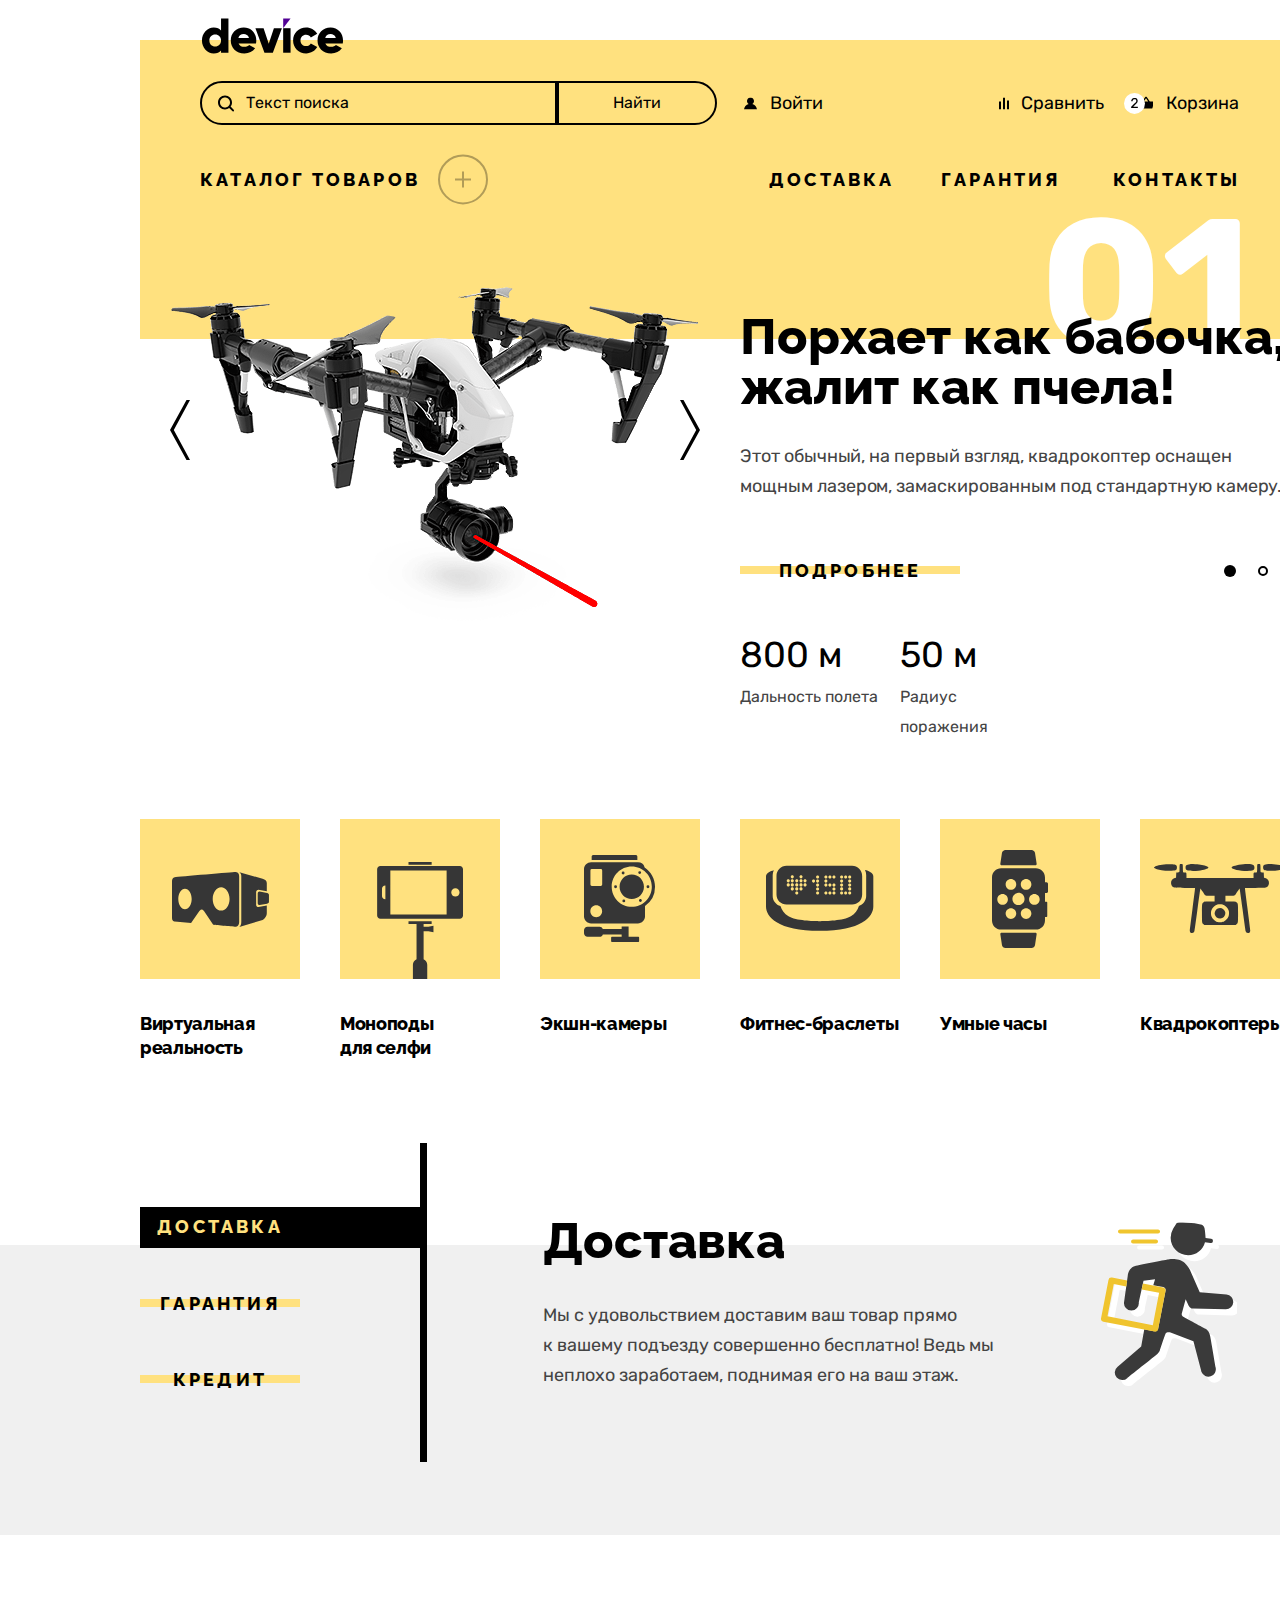
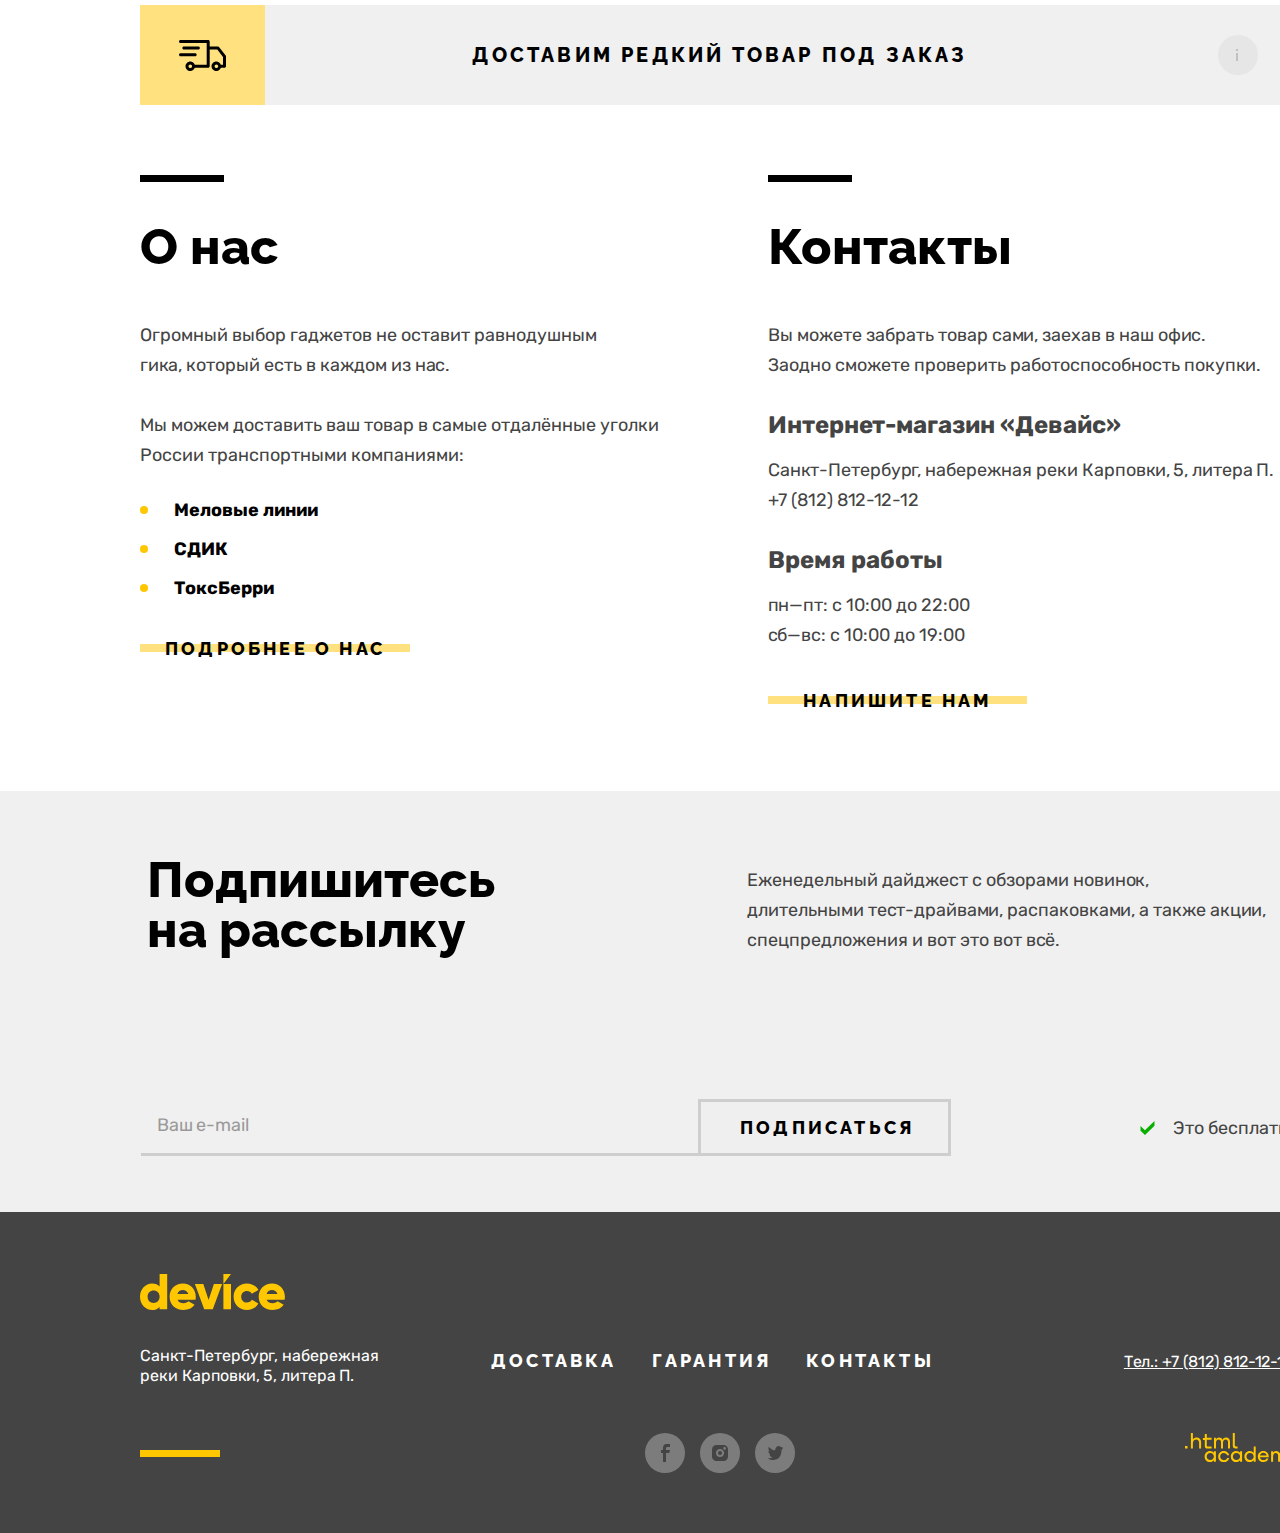
<file: index.html>
<!DOCTYPE html>
<html lang="ru">
  <head>
    <meta charset="utf-8">
    <title>Главная страница</title>
    <link rel="icon" type="image/png" sizes="32x32" href="./images/favicon.png">
    <link rel="stylesheet" href="./styles/styles.css">    
  </head>
  <body>
    <div class="container">
      <header class="main-header">
        <nav class="navigation navigation-main container-for-content">
          <a class="main-logo-link" href="#">
            <img class="main-logo" src="./images/logo.svg" width="145" height="36" alt="Логотип Device.">
          </a>
          <div class="navigation-first">
            <form class="search-form" action="https://echo.htmlacademy.ru/" method="post">
              <input class="search-field" type="search" placeholder="Текст поиска">
                <svg class="search-image" width="16" height="17" viewBox="0 0 16 17" fill="currentColor" xmlns="http://www.w3.org/2000/svg">
                  <path d="m15.7 14.69-3.1-3.1c.9-1.2 1.4-2.6 1.4-4.2 0-3.9-3.1-7-7-7s-7 3.1-7 7 3.1 7 7 7c1.6 0 3-.5 4.2-1.4l3.1 3.1c.2.2.4.3.7.3.6 0 1-.4 1-1 0-.2-.1-.5-.3-.7ZM2 7.39c0-2.8 2.2-5 5-5s5 2.2 5 5-2.2 5-5 5-5-2.2-5-5Z"/>
                </svg>
              <button class="button-search" type="submit">Найти</button>
            </form>
            <ul class="navigation-list reset-list">
              <li class="navigation-item">
                <a class="navigation-link" href="#">Войти
                  <svg class="navigation-image" width="15" height="13" viewBox="0 0 15 13" fill="none" xmlns="http://www.w3.org/2000/svg"><g clip-path="url(#a)">
                    <path d="M1 12.39h13c-.2-2.6-2.1-4.8-4.7-5.5 1-.6 1.7-1.7 1.7-3 0-1.9-1.6-3.5-3.5-3.5S4 1.99 4 3.89c0 1.3.7 2.4 1.7 3-2.6.7-4.5 2.9-4.7 5.5Z" fill="#000"/></g><defs><clipPath id="a"><path fill="#fff" transform="translate(0 .39)" d="M0 0h15v12H0z"/></clipPath></defs>
                  </svg>
                </a>        
               </li>      
               <li class="navigation-item">
                <a class="navigation-link" href="#">Сравнить
                  <svg class="navigation-image" width="10" height="13" viewBox="0 0 10 13" fill="none" xmlns="http://www.w3.org/2000/svg"><g clip-path="url(#a)" fill="#000">
                    <path d="M6 .39H4v12h2v-12ZM2 4.39H0v8h2v-8ZM10 3.39H8v9h2v-9Z"/></g><defs><clipPath id="a">
                    <path fill="#fff" transform="translate(0 .39)" d="M0 0h10v12H0z"/></clipPath></defs>
                  </svg>
                </a>                
              </li>
              <li class="navigation-item navigation-item-basket">
                <a class="navigation-link" href="#">Корзина
                  <svg class="circle-for-basket"width="21" height="22" viewBox="0 0 21 22" fill="none" xmlns="http://www.w3.org/2000/svg">
                    <circle cx="10.5" cy="11.39" r="10.5" fill="#fff"/>
                  </svg>
                  <svg class="navigation-image" width="16" height="15" viewBox="0 0 16 15" fill="none" xmlns="http://www.w3.org/2000/svg"><g clip-path="url(#a)">
                    <path d="m15.3 5.389-3.5.2-3.2-4.9c-.1-.2-.4-.3-.6-.3-.2 0-.5.1-.6.3l-3.2 4.9H.7c-.4 0-.7.3-.7.7v.2l1.9 6.7999c.2.7.7 1.1 1.4 1.1h9.4c.7 0 1.2-.4 1.4-1.1l1.9-6.9v-.2c0-.4-.3-.8-.7-.8ZM8 2.289l2.2 3.2H5.9l2.1-3.2Z" fill="#000"/></g><defs><clipPath id="a">
                    <path fill="#fff" transform="translate(0 .389)" d="M0 0h16v14H0z"/></clipPath></defs>
                  </svg>
                </a>                
                <div class="popover popover-cart popover-open">
                  <div class="popover-content">
                    <ul class="cart-items-list reset-list">
                      <li class="cart-item">
                        <div tabindex="0" class="cart-wrapper">
                          <a class="cart-link" href="#">
                            <img class="cart-image" src="../images/icons/small-self-stick.jpg" width="39" height="43" alt="Любительская селфи-палка.">
                            <p class="cart-item-title">Любительская<br> селфи-палка</p>
                          </a>
                        </div>
                        <button class="cart-item-button" type="button"></button> 
                      </li>                                
                      <li class="cart-item">
                        <a class="cart-link" href="#">
                          <img class="cart-image" src="../images/icons/small-self-stick-prof.jpg" width="39" height="43" alt="Профессиональная селфи-палка.">
                          <p class="cart-item-title">Профессиональная селфи-палка</p>
                        </a>
                        <button class="cart-item-button" type="button"></button>
                      </li>                                                     
                    </ul>
                  </div>
                  <div class="cart-wrapper-total">
                    <p class="cart-total">Товаров: 2</p>
                    <p class="cart-total">Сумма: 2000 ₽</p>
                  </div>
                  <button type="button" class="cart-button">Открыть корзину</button>
                </div>
              </li>
            </ul>
          </div>
          <div class="navigation-second">
            <ul class="information-list reset-list">
              <li class="information-item catalog-item">
                <a class="catalog-link information-link-catalog" href="#">Каталог товаров
                  <svg class="circle-image" width="50" height="51" viewBox="0 0 50 51" fill="currentColor" xmlns="http://www.w3.org/2000/svg">
                    <circle cx="25" cy="25.39" r="24" stroke-width="2"/>
                  </svg>
                </a>
                <ul class="subcatalog reset-list ">
                  <li class="subcatalog-list">
                    <a class="subcatalog-link" href="#">Виртуальная реальность</a>
                    <a class="subcatalog-link" href="catalog.html">Моноподы для cелфи</a>                
                    <a class="subcatalog-link" href="#">Экшн-камеры</a>                
                  </li>
                  <li class="subcatalog-list">
                    <a class="subcatalog-link" href="#">Фитнес-браслеты</a>                
                    <a class="subcatalog-link" href="#">Умные часы</a>                
                  </li>
                  <li class="subcatalog-list">
                    <a class="subcatalog-link" href="#">Квадрокоптеры</a>                
                  </li>
                </ul>
              </li>
            </ul>
            <ul class="information-group reset-list">
              <li class="information-item">
                <a class="information-link" href="#">Доставка</a>
              </li>
              <li class="information-item">
                <a class="information-link" href="#">Гарантия</a>
              </li>
              <li class="information-item">
                <a class="information-link" href="#">Контакты</a>
              </li>
            </ul>
          </div>
        </nav>
      </header>
      <main class="main-index">
        <h1 class="visually-hidden">Предложения.</h1>
        <div class="gallery-current">
          <div class="gallery-column container-for-content">
            <section class="gallery">
              <h2 class="visually-hidden">Фотогалерея.</h2>
              <img class="slider-image" src="./images/catalog/quadrocopter.png" width="560" height="560" alt="Фотография квадрокоптер.">
              <div class="slider-controls">
                <button class="slider-button" type="button">
                  <span class="visually-hidden">Предыдущее фото.</span>
                </button>
                <button class="slider-button slider-next" type="button">
                  <span class="visually-hidden">Следующее фото.</span>
                </button>
              </div>
            </section>
            <section class="description-item">
              <h2 class="description-promo">Порхает как бабочка, жалит как пчела!</h2>
              <p class="description-property">Этот обычный, на первый взгляд, квадрокоптер оснащен мощным лазером, замаскированным под стандартную камеру.</p>
              <div class="property-wrapper">
                <div class="property-more">
                  <a class="property-link" href="#">Подробнее</a>
                </div>
                <ol class="pagination-for-property reset-list">
                  <li class="property-pagination-item">
                    <button class="property-pagination-button property-pagination-button-current" type="button">
                      <span class="visually-hidden current-first">Первый слайдер.</span>
                    </button>
                  </li>
                  <li class="property-pagination-item">
                    <button class="property-pagination-button" type="button">
                      <span class="visually-hidden">Второй слайдер.</span>
                    </button>
                  </li>
                  <li class="property-pagination-item">
                    <button class="property-pagination-button" type="button">
                      <span class="visually-hidden">Третий слайдер.</span>
                    </button>
                  </li>
                </ol>
              </div>
              <ul class="property-current reset-list">
                <li class="property-current-item">
                  <p class="meaning">800 м</p>
                  <p class="detail">Дальность полета</p>
                </li>
                <li class="property-current-item">
                  <p class="meaning">50 м</p>
                  <p class="detail">Радиус поражения</p>
                </li>
              </ul>
            </section>
          </div>
        </div>
        <div class="gallery-hidden">
          <div class="gallery-column container-for-content">
            <section class="gallery">
              <h2 class="visually-hidden">Фотогалерея.</h2>
              <img class="slider-image" src="./images/catalog/fitness-bracelet.png" width="560" height="560" alt="Фотография фитнес-браслеты.">
              <div class="slider-controls">
                <button class="slider-button" type="button">
                  <span class="visually-hidden">Предыдущее фото.</span>
                </button>
                <button class="slider-button slider-next" type="button">
                  <span class="visually-hidden">Следующее фото.</span>
                </button>
              </div>
            </section>
            <section class="description-item">
              <h2 class="description-promo">Худеем<br> правильно!</h2>
              <p class="description-property">Мотивирующие фитнес-браслеты помогут найти в себе силы не пропускать занятия и соблюдать диету.</p>
              <div class="property-wrapper">
                <div class="property-more">
                  <a class="property-link" href="#">Подробнее</a>
                </div>
                <ol class="pagination-for-property reset-list">
                  <li class="property-pagination-item">
                    <button class="property-pagination-button" type="button">
                      <span class="visually-hidden current-first">Первый слайдер.</span>
                    </button>
                  </li>
                  <li class="property-pagination-item">
                    <button class="property-pagination-button property-pagination-button-current" type="button">
                      <span class="visually-hidden current-second">Второй слайдер.</span>
                    </button>
                  </li>
                  <li class="property-pagination-item">
                    <button class="property-pagination-button" type="button">
                      <span class="visually-hidden">Третий слайдер.</span>
                    </button>
                  </li>
                </ol>
              </div>
              <ul class="property reset-list">
                <li class="property-item">
                  <p class="meaning">48 часов</p>
                </li>
                <li class="property-item">
                  <p class="detail">Без подзарядки</p>
                </li>
              </ul>
            </section>
          </div>
        </div>
        <div class="gallery-hidden">
          <div class="gallery-column container-for-content">
            <section class="gallery">
              <h2 class="visually-hidden">Фотогалерея.</h2>
              <img class="slider-image" src="./images/catalog/selfie-stick.png" width="560" height="560" alt="Фотография палка для селфи.">
              <div class="slider-controls">
                <button class="slider-button" type="button">
                  <span class="visually-hidden">Предыдущее фото.</span>
                </button>
                <button class="slider-button slider-next" type="button">
                  <span class="visually-hidden">Следующее фото.</span>
                </button>
              </div>
            </section>  
            <section class="description-item">  
              <h2 class="description-promo">Делай селфи,<br> как Бен Стиллер!</h2>
              <p class="description-property">Самая длинная палка для селфи доступна в нашем магазине. Восемь (Восемь, Карл!) метров длиной и весом всего 5 кг.</p>
              <div class="property-wrapper">
                <div class="property-more">
                  <a class="property-link" href="#">Подробнее</a>
                </div>
                <ol class="pagination-for-property reset-list">
                  <li class="property-pagination-item">
                    <button class="property-pagination-button" type="button">
                      <span class="visually-hidden">Первый слайдер.</span>
                    </button>
                  </li>
                  <li class="property-pagination-item">
                    <button class="property-pagination-button" type="button">
                      <span class="visually-hidden">Второй слайдер.</span>
                    </button>
                  </li>
                  <li class="property-pagination-item">
                    <button class="property-pagination-button property-pagination-button-current" type="button">
                      <span class="visually-hidden current-threed">Третий слайдер.</span>
                    </button>
                  </li>
                </ol>
              </div>
              <ul class="property-last reset-list">
                <li class="property-last-item">
                  <p class="meaning">8,5 м</p>
                  <p class="detail">Длина палки</p>
                </li>
                <li class="property-last-item">
                  <p class="meaning">5 кг</p>
                  <p class="detail">Вес палки</p>
                </li>
                <li class="property-last-item">
                  <p class="meaning">Карбон</p>
                  <p class="detail">Материал</p>
                </li>
              </ul>            
            </section>                
          </div>   
        </div>      
        <section class="goods container-for-content">
          <h2 class="visually-hidden">Список товаров.</h2>
          <ul class="goods-list reset-list">
            <li class="goods-item">
              <a class="goods-link" href="#">
                <svg class="goods-images" width="160" height="160" viewBox="0 0 160 160" fill="none" xmlns="http://www.w3.org/2000/svg">
                  <path d="M116.131 85.639V73.003c0-1.309 1.045-2.37 2.335-2.37l8.326 1.581V64.02c0-2.355-1.708-3.431-4.202-4.265l-23.187-6.58c1.616 1.391 1.889 2.04 1.889 4.396v45.209c0 2.356-.45 4.066-1.967 5.21l23.265-7.065c2.401-.833 4.202-4.216 4.202-6.572V86.44l-8.326 1.567c-1.29.002-2.335-1.06-2.335-2.368Z" fill="#363636"/>
                  <path d="m127.129 73.979-7.598-1.444c-1.008 0-1.824.829-1.824 1.851v9.868c0 1.023.816 1.852 1.824 1.852l7.598-1.431c1.154-.419 1.824-.829 1.824-1.852V75.83c0-1.022-.766-1.507-1.824-1.851ZM99.17 57.483c0-5.08-4.232-4.459-4.232-4.459s-57.106 4.714-60.1 5.121c-2.994.407-2.837 4.387-2.837 4.387v36.28c0 3.743 2.598 3.753 2.598 3.753l16.477 1.403L59.212 92.3s1.11-1.828 2.505-1.828c1.397 0 2.432 1.861 2.432 1.861l9.061 13.521s18.895 1.909 22.521 1.909c3.626-.001 3.44-5.024 3.44-5.024V57.483ZM44.982 90.192c-3.698 0-6.696-4.601-6.696-10.275s2.998-10.275 6.696-10.275c3.698 0 6.696 4.601 6.696 10.275s-2.998 10.275-6.696 10.275Zm36.158 1.426c-4.662 0-8.44-5.239-8.44-11.701 0-6.463 3.78-11.702 8.44-11.702 4.662 0 8.442 5.239 8.442 11.702 0 6.462-3.78 11.701-8.442 11.701Z" fill="#363636"/>
                </svg>
                <p class="goods-description">Виртуальная реальность</p>
              </a>
            </li>
            <li class="goods-item">
              <a class="goods-link" href="#">
                <svg class="goods-images" width="160" height="160" viewBox="0 0 160 160" fill="none" xmlns="http://www.w3.org/2000/svg">
                  <path d="M119.821 47.011H40.33C38.569 47.011 37.142 48.438 37.142 50.199V96.612C37.142 98.375 38.569 99.801 40.33 99.801H119.822C121.584 99.801 123.011 98.374 123.011 96.612V50.199C123.011 48.438 121.583 47.011 119.821 47.011ZM45.392 80.236H45.166C43.404 80.236 41.977 78.807 41.977 77.047V69.764C41.977 68.003 43.404 66.576 45.166 66.576H45.392V80.236ZM106.623 95.408H50.341V51.402H106.623V95.408ZM115.4 77.552C113.111 77.552 111.254 75.697 111.254 73.405C111.254 71.113 113.11 69.258 115.4 69.258C117.691 69.258 119.548 71.113 119.548 73.405C119.548 75.697 117.691 77.552 115.4 77.552Z" fill="#363636"/>
                  <path d="M91.654 43H68.497V45.758H91.654V43Z" fill="#363636"/>
                  <path d="M83.608 107.861V104.888H91.654V102.13H68.498V104.888H76.543V140.134C74.404 141.072 72.908 143.206 72.908 145.693V160H87.243V145.693C87.243 143.207 85.748 141.072 83.607 140.136V112.146H88.403L93.454 113.359V106.648L88.403 107.861H83.608Z" fill="#363636"/>
                </svg>
                <p class="goods-description">Моноподы<br> для селфи</p>
              </a>
            </li>
            <li class="goods-item">
              <a class="goods-link" href="#">
                <svg class="goods-images" width="160" height="160" viewBox="0 0 160 160" fill="none" xmlns="http://www.w3.org/2000/svg">
                  <path d="M97.349 37.49c0-.736-.578-1.49-1.311-1.49H53.053c-.733 0-1.381.754-1.381 1.49v3.522h45.676l.001-3.522ZM98.202 117.809h-9.597v-10.383h-6.958v2.507H62.774c-.537-1.254-1.757-2.148-3.181-2.148H47.559c-1.917-.001-3.559 1.602-3.559 3.526v3.018c0 1.924 1.642 3.48 3.559 3.48h12.035c1.511 0 2.792-.896 3.269-2.326h18.785v2.326H72.13c-.533 0-1.01.437-1.01.972v3.172c0 .535.478 1.048 1.01 1.048h26.072c.533 0 .93-.513.93-1.048v-3.173c0-.535-.397-.971-.93-.971ZM104.666 48.39a7.037 7.037 0 0 0-6.771-5.05H51.148C47.25 43.34 44 46.449 44 50.361v46.9c0 3.912 3.25 7.121 7.148 7.121h46.747c3.898 0 7.126-3.209 7.126-7.121V86.915a23.228 23.228 0 0 0 10.001-19.164c-.001-8.079-4.132-15.181-10.356-19.361ZM56.238 98.151c-3.259 0-5.901-2.65-5.901-5.921 0-3.27 2.642-5.922 5.901-5.922s5.902 2.652 5.902 5.922c0 3.271-2.643 5.921-5.902 5.921Zm5.961-32.605a1.42 1.42 0 0 1-1.418 1.422h-8.94a1.42 1.42 0 0 1-1.418-1.422v-14.16a1.42 1.42 0 0 1 1.418-1.423h8.939a1.42 1.42 0 0 1 1.418 1.423l.001 14.16Zm29.563 22.312c-11.076 0-20.057-9.01-20.057-20.123 0-11.113 8.98-20.124 20.057-20.124 11.077 0 20.058 9.01 20.058 20.124 0 11.114-8.981 20.123-20.058 20.123Z" fill="#363636"/>
                  <path d="M91.762 79.964c6.731 0 12.188-5.475 12.188-12.229s-5.457-12.229-12.188-12.229c-6.731 0-12.188 5.475-12.188 12.229s5.457 12.229 12.188 12.229ZM75.562 69.171a1.435 1.435 0 1 0 0-2.87 1.435 1.435 0 0 0 0 2.87ZM107.963 69.171a1.435 1.435 0 1 0 0-2.87 1.435 1.435 0 0 0 0 2.87ZM83.109 55.429a1.435 1.435 0 1 0 0-2.87 1.435 1.435 0 0 0 0 2.87ZM100.415 82.912c.79 0 1.43-.643 1.43-1.436 0-.793-.64-1.436-1.43-1.436-.79 0-1.43.643-1.43 1.436 0 .793.64 1.436 1.43 1.436ZM99.697 55a1.435 1.435 0 1 0 0-2.87 1.435 1.435 0 0 0 0 2.87ZM83.828 83.341a1.435 1.435 0 1 0 0-2.87 1.435 1.435 0 0 0 0 2.87Z" fill="#363636"/>
                </svg>
                <p class="goods-description">Экшн-камеры</p>
              </a>
            </li>
            <li class="goods-item">
              <a class="goods-link" href="#">
                <svg class="goods-images" width="160" height="160" viewBox="0 0 160 160" fill="none" xmlns="http://www.w3.org/2000/svg">
                  <path d="M124.967 51.0741c.752 1.441 1.209 3.08 1.209 4.818v21.102c0 4.616-3.092 8.527-7.246 9.9-1.325 3.987-3.778 7.854-8.051 10.432-8.676 5.2309-31.124 4.8369-31.198 4.8369-.078 0-22.513.395-31.189-4.8369-4.216-2.545-6.708-6.347-8.042-10.279-4.418-1.209-7.756-5.251-7.756-10.053v-21.101c0-1.688.427-3.282 1.139-4.693-3.663.909-7.833 2.718-7.833 6.234v29.983c0 10.251 11.839 24.4329 53.657 24.4329 41.82 0 53.657-14.1819 53.657-24.4329v-29.983c-.001-3.684-4.576-5.494-8.347-6.36Z" fill="#363636"/>
                  <path d="M46.561 85.4591h65.523c5.564 0 10.074-4.513 10.074-10.077v-18.447c0-5.563-4.51-10.075-10.074-10.075H46.561c-5.564 0-10.075 4.511-10.075 10.075v18.447c0 5.564 4.511 10.077 10.075 10.077Zm63.134-28.991c.867 0 1.569.703 1.569 1.57 0 .866-.702 1.569-1.569 1.569s-1.568-.703-1.568-1.569c0-.868.701-1.57 1.568-1.57Zm0 4.039c.867 0 1.569.703 1.569 1.568 0 .867-.702 1.569-1.569 1.569s-1.568-.702-1.568-1.569c0-.865.701-1.568 1.568-1.568Zm0 4.039c.867 0 1.569.702 1.569 1.569 0 .866-.702 1.569-1.569 1.569s-1.568-.703-1.568-1.569c0-.867.701-1.569 1.568-1.569Zm0 3.827c.867 0 1.569.704 1.569 1.569 0 .867-.702 1.568-1.569 1.568s-1.568-.701-1.568-1.568c0-.866.701-1.569 1.568-1.569Zm0 4.039c.867 0 1.569.702 1.569 1.569 0 .865-.702 1.568-1.569 1.568s-1.568-.704-1.568-1.568c0-.867.701-1.569 1.568-1.569Zm-4.039-15.944c.867 0 1.568.703 1.568 1.57 0 .866-.701 1.569-1.568 1.569-.865 0-1.568-.703-1.568-1.569 0-.868.703-1.57 1.568-1.57Zm0 15.944c.867 0 1.568.702 1.568 1.569 0 .865-.701 1.568-1.568 1.568-.865 0-1.568-.704-1.568-1.568 0-.867.703-1.569 1.568-1.569Zm-4.037-15.944c.865 0 1.568.703 1.568 1.57 0 .866-.703 1.569-1.568 1.569-.867 0-1.569-.703-1.569-1.569 0-.868.702-1.57 1.569-1.57Zm0 4.039c.865 0 1.568.703 1.568 1.568 0 .867-.703 1.569-1.568 1.569-.867 0-1.569-.702-1.569-1.569 0-.865.702-1.568 1.569-1.568Zm0 4.039c.865 0 1.568.702 1.568 1.569 0 .866-.703 1.569-1.568 1.569-.867 0-1.569-.703-1.569-1.569 0-.867.702-1.569 1.569-1.569Zm0 3.827c.865 0 1.568.704 1.568 1.569 0 .867-.703 1.568-1.568 1.568-.867 0-1.569-.701-1.569-1.568 0-.866.702-1.569 1.569-1.569Zm0 4.039c.865 0 1.568.702 1.568 1.569 0 .865-.703 1.568-1.568 1.568-.867 0-1.569-.704-1.569-1.568 0-.867.702-1.569 1.569-1.569Zm-7.654-15.944c.867 0 1.568.703 1.568 1.57 0 .866-.701 1.569-1.568 1.569-.867 0-1.568-.703-1.568-1.569-.001-.868.703-1.57 1.568-1.57Zm0 8.078c.867 0 1.568.702 1.568 1.569 0 .866-.701 1.569-1.568 1.569-.867 0-1.568-.703-1.568-1.569-.001-.867.703-1.569 1.568-1.569Zm0 3.881c.867 0 1.568.701 1.568 1.568 0 .865-.701 1.569-1.568 1.569-.867 0-1.568-.704-1.568-1.569-.001-.867.703-1.568 1.568-1.568Zm0 3.985c.867 0 1.568.702 1.568 1.569 0 .865-.701 1.568-1.568 1.568-.867 0-1.568-.704-1.568-1.568-.001-.867.703-1.569 1.568-1.569Zm-4.039-15.944c.867 0 1.57.703 1.57 1.57 0 .866-.703 1.569-1.57 1.569-.865 0-1.569-.703-1.569-1.569-.001-.868.704-1.57 1.569-1.57Zm0 8.078c.867 0 1.57.702 1.57 1.569 0 .866-.703 1.569-1.57 1.569-.865 0-1.569-.703-1.569-1.569-.001-.867.704-1.569 1.569-1.569Zm0 7.866c.867 0 1.57.702 1.57 1.569 0 .865-.703 1.568-1.57 1.568-.865 0-1.569-.704-1.569-1.568-.001-.867.704-1.569 1.569-1.569Zm-4.038-15.944c.865 0 1.569.703 1.569 1.57 0 .866-.704 1.569-1.569 1.569-.867 0-1.568-.703-1.568-1.569-.001-.868.701-1.57 1.568-1.57Zm0 4.039c.865 0 1.569.703 1.569 1.568 0 .867-.704 1.569-1.569 1.569-.867 0-1.568-.702-1.568-1.569-.001-.865.701-1.568 1.568-1.568Zm0 4.039c.865 0 1.569.702 1.569 1.569 0 .866-.704 1.569-1.569 1.569-.867 0-1.568-.703-1.568-1.569-.001-.867.701-1.569 1.568-1.569Zm0 7.866c.865 0 1.569.702 1.569 1.569 0 .865-.704 1.568-1.569 1.568-.867 0-1.568-.704-1.568-1.568-.001-.867.701-1.569 1.568-1.569Zm-8.29-15.944c.867 0 1.569.703 1.569 1.57 0 .866-.702 1.569-1.569 1.569s-1.568-.703-1.568-1.569c-.001-.868.701-1.57 1.568-1.57Zm0 4.039c.867 0 1.569.703 1.569 1.568 0 .867-.702 1.569-1.569 1.569s-1.568-.702-1.568-1.569c-.001-.865.701-1.568 1.568-1.568Zm0 4.039c.867 0 1.569.702 1.569 1.569 0 .866-.702 1.569-1.569 1.569s-1.568-.703-1.568-1.569c-.001-.867.701-1.569 1.568-1.569Zm0 3.881c.867 0 1.569.701 1.569 1.568 0 .865-.702 1.569-1.569 1.569s-1.568-.704-1.568-1.569c-.001-.867.701-1.568 1.568-1.568Zm0 3.985c.867 0 1.569.702 1.569 1.569 0 .865-.702 1.568-1.569 1.568s-1.568-.704-1.568-1.568c-.001-.867.701-1.569 1.568-1.569Zm-4.039-11.905c.867 0 1.568.703 1.568 1.568 0 .867-.701 1.569-1.568 1.569-.867 0-1.569-.702-1.569-1.569 0-.865.701-1.568 1.569-1.568Zm-8.502-.212c.865 0 1.569.703 1.569 1.568 0 .867-.704 1.569-1.569 1.569-.867 0-1.571-.703-1.571-1.569 0-.865.703-1.568 1.571-1.568Zm0 4.038c.865 0 1.569.703 1.569 1.57 0 .866-.704 1.57-1.569 1.57-.867 0-1.571-.704-1.571-1.57 0-.867.703-1.57 1.571-1.57Zm-4.039-8.078c.865 0 1.568.703 1.568 1.57 0 .866-.704 1.568-1.568 1.568-.867 0-1.569-.703-1.569-1.568 0-.867.701-1.57 1.569-1.57Zm0 4.04c.865 0 1.568.703 1.568 1.568 0 .867-.704 1.569-1.568 1.569-.867 0-1.569-.703-1.569-1.569 0-.865.701-1.568 1.569-1.568Zm0 4.038c.865 0 1.568.703 1.568 1.57 0 .866-.704 1.57-1.568 1.57-.867 0-1.569-.704-1.569-1.57 0-.867.701-1.57 1.569-1.57Zm0 4.04c.865 0 1.568.704 1.568 1.569 0 .867-.704 1.568-1.568 1.568-.867 0-1.569-.701-1.569-1.568 0-.866.701-1.569 1.569-1.569Zm-4.254-8.078c.867 0 1.569.703 1.569 1.568 0 .867-.702 1.569-1.569 1.569s-1.568-.703-1.568-1.569c0-.865.701-1.568 1.568-1.568Zm0 4.038c.867 0 1.569.703 1.569 1.57 0 .866-.702 1.57-1.569 1.57s-1.568-.704-1.568-1.57c0-.867.701-1.57 1.568-1.57Zm0 4.04c.867 0 1.569.704 1.569 1.569 0 .867-.702 1.568-1.569 1.568s-1.568-.701-1.568-1.568c0-.866.701-1.569 1.568-1.569Zm0 4.039c.867 0 1.569.702 1.569 1.569 0 .865-.702 1.568-1.569 1.568s-1.568-.704-1.568-1.568c0-.867.701-1.569 1.568-1.569ZM52.3 56.2551c.867 0 1.571.703 1.571 1.57 0 .866-.704 1.568-1.571 1.568-.865 0-1.569-.703-1.569-1.568 0-.867.704-1.57 1.569-1.57Zm0 4.04c.867 0 1.571.703 1.571 1.568 0 .867-.704 1.569-1.571 1.569-.865 0-1.569-.703-1.569-1.569 0-.865.704-1.568 1.569-1.568Zm0 4.038c.867 0 1.571.703 1.571 1.57 0 .866-.704 1.57-1.571 1.57-.865 0-1.569-.704-1.569-1.57 0-.867.704-1.57 1.569-1.57Zm0 4.04c.867 0 1.571.704 1.571 1.569 0 .867-.704 1.568-1.571 1.568-.865 0-1.569-.701-1.569-1.568 0-.866.704-1.569 1.569-1.569Zm-4.037-8.078c.865 0 1.569.703 1.569 1.568 0 .867-.704 1.569-1.569 1.569-.867 0-1.569-.703-1.569-1.569 0-.865.702-1.568 1.569-1.568Zm0 4.038c.865 0 1.569.703 1.569 1.57 0 .866-.704 1.57-1.569 1.57-.867 0-1.569-.704-1.569-1.57 0-.867.702-1.57 1.569-1.57Z" fill="#363636"/>
                </svg>
                <p class="goods-description">Фитнес-браслеты</p>
              </a>
            </li>
            <li class="goods-item">
              <a class="goods-link" href="#">
                <svg class="goods-images" width="160" height="160" viewBox="0 0 160 160" fill="none" xmlns="http://www.w3.org/2000/svg">
                  <path d="M106.494 63.197h-1.515v-4.64c0-5.052-4.087-9.186-9.082-9.186H61.082C56.086 49.372 52 53.505 52 58.557v42.868c0 5.052 4.087 9.185 9.083 9.185h34.815c4.995 0 9.082-4.133 9.082-9.185V98.01h1.515a.764.764 0 0 0 .757-.764V83.467a.765.765 0 0 0-.757-.766h-1.515v-8.788h1.515c.832 0 1.514-.688 1.514-1.531v-7.654a1.529 1.529 0 0 0-1.515-1.531Zm-20.412-3.109c2.926 0 5.299 2.398 5.299 5.358 0 2.96-2.373 5.358-5.299 5.358s-5.298-2.398-5.298-5.358c0-2.96 2.372-5.358 5.298-5.358Zm-15.137 0c2.925 0 5.298 2.398 5.298 5.358 0 2.96-2.373 5.358-5.298 5.358-2.926 0-5.298-2.398-5.298-5.358 0-2.96 2.372-5.358 5.298-5.358ZM57.297 80.397c0-2.959 2.371-5.358 5.298-5.358 2.926 0 5.298 2.399 5.298 5.358 0 2.959-2.373 5.358-5.298 5.358-2.927.001-5.298-2.399-5.298-5.358Zm13.648 19.497c-2.926 0-5.298-2.398-5.298-5.358 0-2.96 2.372-5.358 5.298-5.358 2.925 0 5.298 2.398 5.298 5.358 0 2.96-2.373 5.358-5.298 5.358Zm1.49-19.903c0-3.382 2.711-6.124 6.055-6.124s6.055 2.742 6.055 6.124c0 3.382-2.711 6.124-6.055 6.124-3.344-.001-6.055-2.742-6.055-6.124Zm13.647 19.903c-2.926 0-5.298-2.398-5.298-5.358 0-2.96 2.372-5.358 5.298-5.358s5.299 2.398 5.299 5.358c0 2.96-2.373 5.358-5.299 5.358Zm8.302-14.138c-2.927 0-5.298-2.399-5.298-5.358 0-2.959 2.371-5.358 5.298-5.358 2.926 0 5.298 2.399 5.298 5.358 0 2.958-2.372 5.358-5.298 5.358ZM61.646 46.31h33.687c.843 0 1.432-.681 1.306-1.514l-1.616-10.768-.002-.002C94.771 32.362 93.189 31 91.506 31H65.474c-1.686 0-3.268 1.362-3.517 3.028l-1.615 10.767c-.125.833.461 1.515 1.304 1.515ZM95.333 113.671H61.646c-.843 0-1.429.683-1.304 1.516l1.615 10.767c.25 1.666 1.832 3.028 3.516 3.028h26.032c1.684 0 3.266-1.362 3.517-3.026v-.002l1.615-10.767c.128-.833-.461-1.516-1.304-1.516Z" fill="#363636"/>
                </svg>
                <p class="goods-description">Умные часы</p>
              </a>
            </li>
            <li class="goods-item">
              <a class="goods-link" href="#">
                <svg class="goods-images" width="160" height="160" viewBox="0 0 160 160" fill="none" xmlns="http://www.w3.org/2000/svg">
                  <path d="M26.052 45.258c-5.545.487-10.214 1.593-11.477 2.672-.722.617-.722.617-.232 1.157.644.72 3.713 1.644 7.247 2.236 3.998.668 12.51.693 13.724.051 1.212-.668 1.624-1.413 1.624-2.981 0-1.619-.62-2.416-2.218-2.853-1.446-.386-5.778-.54-8.668-.282ZM39.775 45.488c-.13.284-.259 2.108-.259 4.112 0 4.061.156 3.778-2.192 3.933l-1.03.077-.259 5.089-1.186.283c-2.58.668-4 2.595-3.792 5.294.128 1.927 1.031 3.341 2.579 4.087 1.109.513 1.47.538 11.246.538 5.545 0 10.137.079 10.188.18.051.13-1.109 9.408-2.58 20.64-1.444 11.23-2.682 20.997-2.708 21.666-.051 1.617.827 2.621 2.348 2.621 1.237 0 2.012-.642 2.321-1.902.13-.513 1.496-10.333 3.018-21.821 1.522-11.463 2.863-20.869 2.94-20.869.104 0 1.084 1.413 2.193 3.136 2.94 4.626 2.4 4.317 7.636 4.317h4.358v5.63l-5.133.077c-4.72.077-5.21.127-5.881.615-1.573 1.157-1.625 1.415-1.625 10.977 0 9.534.026 9.792 1.522 11.049l.851.696h31.366l.85-.696c1.496-1.257 1.52-1.515 1.52-11.05 0-9.56-.05-9.819-1.622-10.976-.671-.488-1.161-.538-5.882-.615l-5.132-.077v-5.63h4.36c5.234 0 4.693.309 7.633-4.317 1.11-1.723 2.09-3.136 2.194-3.136.076 0 1.419 9.406 2.939 20.869 1.523 11.488 2.89 21.308 3.019 21.821.309 1.26 1.082 1.902 2.321 1.902 1.522 0 2.399-1.004 2.347-2.621-.026-.669-1.264-10.436-2.709-21.666-1.469-11.232-2.631-20.51-2.578-20.64.05-.101 4.641-.18 10.189-.18 9.776 0 10.136-.025 11.244-.538 1.548-.746 2.45-2.16 2.579-4.087.207-2.699-1.211-4.626-3.791-5.294l-1.187-.283-.256-5.089-1.032-.077c-2.347-.155-2.194.128-2.194-3.933 0-2.004-.128-3.828-.256-4.112-.207-.36-.543-.488-1.368-.488-.619 0-1.238.128-1.42.309-.206.205-.309 1.465-.309 3.932 0 2.467-.103 3.727-.31 3.932-.179.18-.901.308-1.649.308-1.626 0-1.652.052-1.652 3.11v2.287H46.481v-2.287c0-3.058-.025-3.11-1.65-3.11-.749 0-1.47-.129-1.65-.308-.208-.205-.31-1.465-.31-3.932 0-2.467-.104-3.727-.31-3.932-.181-.18-.8-.309-1.42-.309-.824 0-1.16.129-1.366.488Zm42.842 40.12c2.889.899 5.392 3.393 6.166 6.168.439 1.543.31 4.216-.284 5.784-.696 1.875-2.684 4.009-4.565 4.935-1.29.642-1.754.719-3.921.719s-2.631-.077-3.92-.719c-1.885-.926-3.87-3.06-4.567-4.935-.592-1.568-.722-4.24-.283-5.784.748-2.723 3.25-5.27 6.061-6.168 2.013-.642 3.3-.642 5.313 0Z" fill="#363636"/><path d="M77.794 89.438c-2.037.925-3.507 3.649-3.069 5.73.774 3.677 4.823 5.553 7.996 3.702 1.985-1.158 2.991-3.547 2.451-5.783-.568-2.39-2.734-4.138-5.16-4.138-.645 0-1.625.232-2.218.489ZM50.092 45.154c-3.92.668-4.513 1.131-4.513 3.444 0 1.825.464 2.416 2.268 2.956 1.55.462 7.172.514 10.5.128 6.86-.822 11.322-2.544 9.699-3.752-1.266-.9-4.903-1.876-9.055-2.39-2.475-.308-7.996-.54-8.9-.386ZM103.484 45.258c-6.319.59-11.864 2.081-11.864 3.186 0 1.722 7.841 3.47 15.63 3.495 5.804 0 7.196-.642 7.196-3.34 0-1.825-.619-2.622-2.373-3.085-1.649-.411-5.675-.514-8.589-.256ZM126.776 45.283c-1.78.231-3.018.77-3.43 1.491-.387.77-.31 2.904.154 3.572.928 1.31 1.652 1.465 7.068 1.465 3.662 0 5.802-.129 7.867-.488 3.534-.592 6.603-1.517 7.248-2.236.49-.54.49-.54-.233-1.157-1.341-1.13-5.958-2.185-11.916-2.672-3.481-.283-4.488-.283-6.758.025Z" fill="#363636"/>
                </svg>
                <p class="goods-description">Квадрокоптеры</p>
              </a>
            </li>
          </ul>
        </section>
        <div class="servis-container">
          <div class="servis-wrapper">
            <section class="servises">
            <h2 class="visually-hidden">Сервис.</h2>
              <ul class="servises-offer reset-list">
                <li class="servises-item">
                  <a class="servises-current" href="#">Доставка</a>
                </li>
                <li class="servises-item servises-item-calm">
                  <a class="servises-link" href="#">Гарантия</a>
                </li>
                <li class="servises-item servises-item-calm">
                  <a class="servises-link" href="#">Кредит</a>
                </li>
              </ul>
            </section>
            <article class="delivery">
            <h3 class="info-title">Доставка</h3>
              <p class="info-delivery">
                Мы с удовольствием доставим ваш товар прямо <br> к вашему подъезду совершенно бесплатно! Ведь мы неплохо заработаем, поднимая его на ваш этаж.
              </p>           
            </article>
          </div>
        </div>
        <div class="servis-container servis-hidden">
          <div class="servis-wrapper">
            <section class="servises">
            <h2 class="visually-hidden">Сервис.</h2>
              <ul class="servises-offer reset-list">
                <li class="servises-item servises-item-calm">
                  <a class="servises-link" href="#">Доставка</a>
                </li>
                <li class="servises-item">
                  <a class="servises-current" href="#">Гарантия</a>
                </li>
                <li class="servises-item servises-item-calm">
                  <a class="servises-link" href="#">Кредит</a>
                </li>
              </ul>
            </section>
            <article class="guarantee">
            <h3 class="info-title">Гарантия</h3>
              <p class="info-guarantee">
                Если из-за возгорания купленного у нас товара у вас сгорит дом — не переживайте, мы выдадим вам новый. Товар, не дом, конечно же.
              </p>  
            </article>
          </div> 
        </div>
        <div class="servis-container servis-hidden">
          <div class="servis-wrapper">
            <section class="servises">
            <h2 class="visually-hidden">Сервис.</h2>
              <ul class="servises-offer reset-list">
                <li class="servises-item servises-item-calm">
                  <a class="servises-link" href="#">Доставка</a>
                </li>
                <li class="servises-item servises-item-calm">
                  <a class="servises-link" href="#">Гарантия</a>
                </li>
                <li class="servises-item">
                  <a class="servises-current" href="#">Кредит</a>
                </li>
              </ul> 
            </section>
            <article class="credit">  
            <h3 class="info-title">Кредит</h3>
              <p class="info-credit">
                Залезть в долговую яму стало проще! Кредитные консультанты подберут для вас наиболее выгодные условия кредита. Выгодные для банка, разумеется.
              </p>
            </article>
          </div>
        </div>
        <section class="order-delivery container-for-content">
          <h2 class="visually-hidden">Доставка.</h2>
          <a class="button-delivery" href="#">
            Доставим редкий товар под заказ
            <svg class="delivery-image" width="125" height="100" viewBox="0 0 125 100" fill="currentColor" xmlns="http://www.w3.org/2000/svg">
              <rect width="125" height="100"/>
              <g clip-path="url(#clip0_27316_60)">
              <path d="M85.7 50.4L79.2 42.2C78.9 41.8 78.5 41.6 78 41.6H69.7V36.5C69.7 35.7 69 35 68.2 35H40.5C39.7 35 39 35.7 39 36.5C39 37.3 39.7 38 40.5 38H66.7V59.7H54.8C54.2 57.8 52.4 56.4 50.3 56.4C47.7 56.4 45.5 58.6 45.5 61.2C45.5 63.8 47.7 66 50.3 66C52.4 66 54.2 64.6 54.8 62.7H68.2C69 62.7 69.7 62 69.7 61.2V44.6H77.3L83 51.9V59.8H80.8C80.2 57.9 78.4 56.5 76.3 56.5C73.7 56.5 71.5 58.7 71.5 61.3C71.5 63.9 73.6 66.1 76.3 66.1C78.4 66.1 80.2 64.7 80.8 62.8H84.5C85.3 62.8 86 62.1 86 61.3V51.4C86 51 85.9 50.7 85.7 50.4ZM50.3 63C49.3 63 48.5 62.2 48.5 61.2C48.5 60.2 49.3 59.4 50.3 59.4C51.3 59.4 52.1 60.2 52.1 61.2C52.1 62.2 51.2 63 50.3 63ZM76.4 63C75.4 63 74.6 62.2 74.6 61.2C74.6 60.2 75.4 59.4 76.4 59.4C77.4 59.4 78.2 60.2 78.2 61.2C78.2 62.2 77.3 63 76.4 63Z" fill="black"/>
              <path d="M58.4 44.6C59.2 44.6 59.9 43.9 59.9 43.1C59.9 42.3 59.2 41.6 58.4 41.6H43.8C43 41.6 42.3 42.3 42.3 43.1C42.3 43.9 43 44.6 43.8 44.6H58.4Z" fill="black"/>
              <path d="M56.7 49.7C56.7 48.9 56 48.2 55.2 48.2H40.5C39.7 48.2 39 48.9 39 49.7C39 50.5 39.7 51.2 40.5 51.2H55.2C56 51.2 56.7 50.5 56.7 49.7Z" fill="black"/>
              </g>
              <defs>
              <clipPath id="clip0_27316_60">
              <rect width="47" height="31" fill="white" transform="translate(39 35)"/>
              </clipPath>
              </defs>
            </svg>
            <svg class="delivery-image-info" width="2" height="12" viewBox="0 0 2 12" fill="currentColor" xmlns="http://www.w3.org/2000/svg"><g>
              <path d="M2 0H0v2h2V0ZM2 4H0v8h2V4Z"/></g>
            </svg>
          </a>
        </section>
        <div class="aboutus-information container-for-content">
          <section class="about">
          <h2 class="aboutus">О нас</h2>
            <p class="aboutus-description text-decoration">
              Огромный выбор гаджетов не оставит равнодушным <br> гика, который есть в каждом из нас.
            </p>
            <p class="aboutus-description text-decoration">
              Мы можем доставить ваш товар в самые отдалённые уголки России транспортными компаниями:
            </p>
            <ul class="delivery-list reset-list">
              <li class="delivery-item">Меловые линии</li>
              <li class="delivery-item">СДИК</li>
              <li class="delivery-item">ТоксБерри</li>
            </ul>
            <a class="button-information" href="#">Подробнее о нас</a> 
          </section>
          <section class="contacts">
          <h2 class="contacts-title">Контакты</h2>
            <p class="contacts-description text-decoration">
              Вы можете забрать товар сами, заехав в наш офис. Заодно сможете проверить работоспособность покупки. 
            </p>
            <h3 class="contacts-subtitle">Интернет-магазин «Девайс»</h3>
            <address class="contacts-address">
              <p class="contacts-address-text">Санкт-Петербург, набережная реки Карповки, 5, литера П.</p>
              <a class="contacts-phone" href="tel:+78128121212">+7 (812) 812-12-12</a>
            </address>
            <h3 class="contacts-subtitle">Время работы</h3>
            <ul class="contacts-schedule reset-list">
              <li class="contacts-schedule-item text-decoration">пн—пт: с 10:00 до 22:00</li>
              <li class="contacts-schedule-item text-decoration">сб—вс: с 10:00 до 19:00</li>
            </ul>
            <a class="button-writeus" href="#">Напишите нам</a> 
          </section>
        </div>
        <section class="subscribe">
          <h2 class="visually-hidden">Подписка.</h2>
          <p class="subscribe-offer">Подпишитесь на рассылку</p>
          <p class="subscribe-description text-decoration">
            Еженедельный дайджест с обзорами новинок,<br> длительными тест-драйвами, распаковками, а также акции, спецпредложения и вот это вот всё.
          </p>
          <form class="subscribe-form" action="https://echo.htmlacademy.ru/" method="post">
            <label class="visually-hidden" for="newsletter-email">Email</label>
            <input class="field" placeholder="Ваш e-mail" type="email" name="newsletter-email" id="newsletter-email" required>
            <button class="newsletter-button" type="submit">
              Подписаться
            </button>
          </form>
          <p class="subscribe-text text-decoration">Это бесплатно</p>
        </section>
      </main>
      <footer class="page-footer">
        <div class="page-footer-wrapper">
          <a class="footer-logo" href="#">
            <img class="footer-image" src="./images/footer-logo.svg" width="145" height="36" alt="Логотип Device.">
          </a>
          <div class="info-footer-wrapper">
            <address class="footer-address">
              <p class="company-address">Санкт-Петербург, набережная реки Карповки, 5, литера П.</p>
            </address>
            <article class="footer-information">
              <h2 class="visually-hidden">Сервис.</h2>
              <ul class="footer-information-list reset-list">
                <li class="footer-information-item">
                  <a class="footer-information-link" href="#">Доставка</a>
                </li>
                <li class="footer-information-item">
                  <a class="footer-information-link" href="#">Гарантия</a>
                </li>
                <li class="footer-information-item">
                  <a class="footer-information-link" href="#">Контакты</a>
                </li>
              </ul>
            </article>
            <address class="footer-address">
              <div class="phone-wrapper">
                <a class="company-phone" href="tel:+78128121212">Тел.: +7 (812) 812-12-12</a>
              </div>
            </address>
          </div>
          <div class="social-link-wrapper">
            <section class="social-link">
              <h2 class="visually-hidden">Социальные сети.</h2>
              <ul class="social-list reset-list">
                <li class="social-item">
                  <a class="social-button" href="https://www.facebook.com/htmlacademy">
                    <svg class="social-images" width="40" height="40" viewBox="0 0 40 40" fill="currentColor" xmlns="http://www.w3.org/2000/svg"><circle cx="20" cy="20" r="20"/>
                      <path d="M22.5 14H25v-3h-3.4c-2.8 0-3.6 1.7-3.6 4.2V17h-2v3h2v9h3v-9h3.3l.6-3H21v-1.5c0-.8.3-1.5 1.5-1.5Z"/>
                    </svg>
                    <span class="visually-hidden">Facebook.</span>
                  </a>
                </li>
                <li class="social-item">
                  <a class="social-button" href="https://www.instagram.com/htmlacademy/">
                    <svg class="social-images" width="40" height="40" viewBox="0 0 40 40" fill="currentColor" xmlns="http://www.w3.org/2000/svg"><circle cx="20" cy="20" r="20"/>
                      <path d="M20 22a2 2 0 1 0 0-4 2 2 0 0 0 0 4Z" fill="#444"/><path d="M26.7 13.3c-.9-.9-2-1.3-3.4-1.3h-6.6c-2.8 0-4.7 1.9-4.7 4.7v6.6c0 1.4.4 2.6 1.4 3.4.9.9 2 1.3 3.3 1.3h6.6c1.4 0 2.6-.4 3.4-1.3.8-.9 1.3-2 1.3-3.4v-6.6c0-1.4-.4-2.6-1.3-3.4ZM20 24.1c-2.2 0-4.1-1.8-4.1-4.1s1.9-4.1 4.1-4.1c2.2 0 4.1 1.8 4.1 4.1s-1.9 4.1-4.1 4.1Zm4.6-7.4c-.7 0-1.3-.5-1.3-1.3s.5-1.3 1.3-1.3c.7 0 1.3.6 1.3 1.3 0 .7-.6 1.3-1.3 1.3Z"/>
                    </svg>
                    <span class="visually-hidden">Инстаграм.</span>
                  </a>
                </li>
                <li class="social-item">
                  <a class="social-button" href="https://twitter.com/htmlacademy_ru">
                    <svg class="social-images" width="40" height="40" viewBox="0 0 40 40" fill="currentColor" xmlns="http://www.w3.org/2000/svg"><circle cx="20" cy="20" r="20"/>
                      <path d="M22.7 13.155c1.5-.5 2.6.3 3.2 1.1.5-.2 1.1-.4 1.7-.6 0 .8-.5 1.4-.8 1.6.7.2 1.2-.4 1.2-.4-.1.9-.9 1.7-1.4 1.9-.2 6.3-2.8 10.4-8.9 10.3h-.4c-.3 0-3.7-.4-4.3-1.8 2 .2 3.4-.4 4.1-1.1-.8-.3-2.4-.4-2.6-2.8.3.2.5.3 1.1.2-1.1-.8-2.3-1.5-2.2-3.5.3.3.9.5 1.2.4-.6-.2-1.8-3.1-.8-4.6 1.6 1.7 3.3 3.4 6.3 3.5.2-2.1 1-3.5 2.6-4.2Z"/>
                    </svg>
                    <span class="visually-hidden">Твиттер.</span>
                  </a>
                </li>                                             
              </ul>
            </section>
            <a class="html-link" href="https://htmlacademy.ru">
              <svg class="information-images" width="115" height="33" viewBox="0 0 115 33" fill="currentColor" xmlns="http://www.w3.org/2000/svg">
                <path d="M0 12.9v2.6h2.5v-2.6H0ZM11.6 4.5c-1.6 0-2.8.7-3.6 1.7h-.1V0h-2v15.5h2v-5.3c0-2.1 1.3-3.6 3.3-3.6 1.8 0 2.9 1.4 2.9 3.2v5.7h2V9.4c.1-3-1.8-4.9-4.5-4.9ZM26.6 4.8h-4.8V1.1h-2v3.8h-1.9v2h1.9v6c0 1.7 1 2.7 2.7 2.7h4.1v-2h-3.7c-.7 0-1.1-.4-1.1-1.1V6.8h4.8v-2ZM41.1 4.6c-1.6 0-2.9.8-3.5 2.1h-.1c-.6-1.2-1.8-2.1-3.4-2.1-1.4 0-2.5.8-3.1 1.8h-.1V4.8H29v10.6h2V10c0-2 1-3.5 2.6-3.5 1.5 0 2.4 1 2.4 2.6v6.3h2V9.8c0-2.4 1.4-3.3 2.6-3.3 1.5 0 2.4 1 2.4 2.6v6.3h2V8.9c.1-2.5-1.4-4.3-3.9-4.3ZM47.8 12.7c0 1.7 1 2.7 2.8 2.7h2v-2h-1.7c-.7 0-1.1-.4-1.1-1.1V0h-2v12.7ZM28.9 19.7c-.9-1.1-2.2-1.8-3.9-1.8-3.1 0-5.4 2.3-5.4 5.6s2.3 5.6 5.4 5.6c1.8 0 3-.8 3.8-1.9h.1v1.6h2V18.2h-2v1.5Zm-3.6 7.4c-2.2 0-3.6-1.6-3.6-3.6s1.4-3.6 3.6-3.6 3.6 1.6 3.6 3.6c0 1.9-1.4 3.6-3.6 3.6ZM44.2 22c-.5-2.4-2.6-4.1-5.4-4.1-3.4 0-5.6 2.5-5.6 5.6 0 3.1 2.2 5.6 5.6 5.6 2.8 0 4.9-1.8 5.4-4.2h-2.1c-.4 1.3-1.7 2.3-3.3 2.3-2.2 0-3.6-1.6-3.6-3.6s1.4-3.6 3.6-3.6c1.6 0 2.8 1 3.3 2.2h2.1V22ZM55.1 19.7c-.9-1.1-2.2-1.8-3.9-1.8-3.1 0-5.4 2.3-5.4 5.6s2.3 5.6 5.4 5.6c1.8 0 3-.8 3.8-1.9h.1v1.6h2V18.2h-2v1.5Zm-3.6 7.4c-2.2 0-3.6-1.6-3.6-3.6s1.4-3.6 3.6-3.6 3.6 1.6 3.6 3.6c0 1.9-1.5 3.6-3.6 3.6ZM68.7 19.8c-.9-1.1-2.2-1.9-3.9-1.9-3.1 0-5.4 2.3-5.4 5.6s2.2 5.6 5.4 5.6c1.7 0 3-.8 3.8-1.8h.1v1.5h2V13.4h-2v6.4Zm-3.6 7.3c-2.2 0-3.6-1.6-3.6-3.6s1.4-3.6 3.6-3.6 3.6 1.6 3.6 3.6c-.1 2-1.5 3.6-3.6 3.6ZM78.3 17.9c-3.3 0-5.5 2.5-5.5 5.6 0 3 2.1 5.6 5.5 5.6 2.5 0 4.5-1.3 5.2-3.6h-2.1c-.5 1-1.6 1.6-3 1.6-1.9 0-3.3-1.3-3.4-2.9h8.8c.2-3.6-2-6.3-5.5-6.3Zm0 1.9c1.7 0 3 1 3.3 2.6h-6.5c.3-1.5 1.5-2.6 3.2-2.6ZM98.2 17.9c-1.6 0-2.9.8-3.6 2h-.1c-.6-1.2-1.8-2-3.4-2-1.4 0-2.5.7-3.1 1.8v-1.5h-1.9v10.6h2v-5.4c0-2 1-3.4 2.6-3.5 1.5 0 2.4 1 2.4 2.6v6.3h2v-5.6c0-2.4 1.4-3.3 2.6-3.3 1.5 0 2.4 1 2.4 2.6v6.3h2v-6.5c.1-2.6-1.4-4.4-3.9-4.4ZM109.4 27l-3.6-8.9h-2.2l4.8 11.6c-.3.9-.7 1.2-1.7 1.2h-2.5v2h2.5c1.8 0 2.8-.8 3.5-2.6l4.7-12.2h-2.1l-3.4 8.9Z"/>
              </svg>
              <span class="visually-hidden">.htmlacademy.</span>
            </a>
          </div>
        </div>
      </footer>

      <div class="modal-container modal-container-close">
        <div class="modal modal-auth">
          <button class="modal-close-button" type="button">
            <span class="visually-hidden">Закрыть</span>
          </button>
          <section class="modal-content">
            <h2 class="modal-title">Доставка под заказ</h2>                       
            <form class="auth-form" action="https://echo.htmlacademy.ru/" method="post">
              <div class="field-wrapper">
                <div>
                  <p class="field-name">
                    <label class="field-title" for="name-form">Ваше имя:</label>
                    <input class="field-for-name" type="text" id="name-form" name="name-form" value="Введите имя">
                  </p>
                  <p class="description-field-name">Добавьте имя</p>
                </div>
                <div>
                  <p class="field-mail">
                    <label class="field-title" for="mail-form">Ваш e-mail:</label>
                    <input class="field-for-mail" type="text" id="mail-form" name="mail-form" value="почта">
                  </p>
                  <p class="description-field-mail">Забавный у вас адрес</p>
                </div>
              </div>
              <div class="delivery-wrapper">
                <p class="field-delivery">
                  <label class="field-title" for="delivery-form">Что нужно привезти:</label>
                  <input class="field-for-delivery" type="text" id="delivery-form" name="delivery-form" value="В свободной форме">
                </p>
              
                <p class="field-quantity">
                  <label class="field-title" for="quantity-form">Количество:</label>
                  <span class="tooltip">
                    <button class="tooltip-toggle" type="button" aria-label="tooltip">
                      <svg class="tooltip-icon" width="26" height="26" viewBox="0 0 26 26" fill="currentColor" xmlns="http://www.w3.org/2000/svg"><circle cx="13" cy="13" r="13" fill="#FFE17F"/>
                        <path d="M14 7h-2v2h2V7ZM14 11h-2v8h2v-8Z" fill="#000"/>
                      </svg>
                      <span class="tooltip-text" role="tooltip" id="tooltip-label">
                        Постараемся найти, сколько нужно. Привезём сколько получится по требованиям<br> к провозу багажа.
                      </span>
                    </button>                                                                                        
                  </span>              
                  <input class="field-for-quantity" type="number" id="quantity-form" name="quantity-form" value="1">
                  <button class="button-more-quantity" type="button">
                    <svg class="more-image" width="16" height="16" viewBox="0 0 16 17" fill="none" xmlns="http://www.w3.org/2000/svg">
                      <path d="M16 7.39H9v-7H7v7H0v2h7v7h2v-7h7v-2Z" fill="#000"/>
                    </svg>
                    <span class="visually-hidden">Увеличить количество</span>
                  </button>
                  <button class="button-less-quantity" type="button">
                    <svg class="less-image" width="16" height="16" viewBox="0 0 16 16" fill="none" xmlns="http://www.w3.org/2000/svg">
                      <path d="M16 7H0v2h16V7Z" fill="#000"/>
                    </svg>
                    <span class="visually-hidden">Уменьшить количество</span>
                  </button>
                </p>
              </div>
              <button class="modal-button" type="submit">Отправить</button>
            </form>
          </section>         
        </div>
      </div>
    </div>
  </body>
</html>
</file>
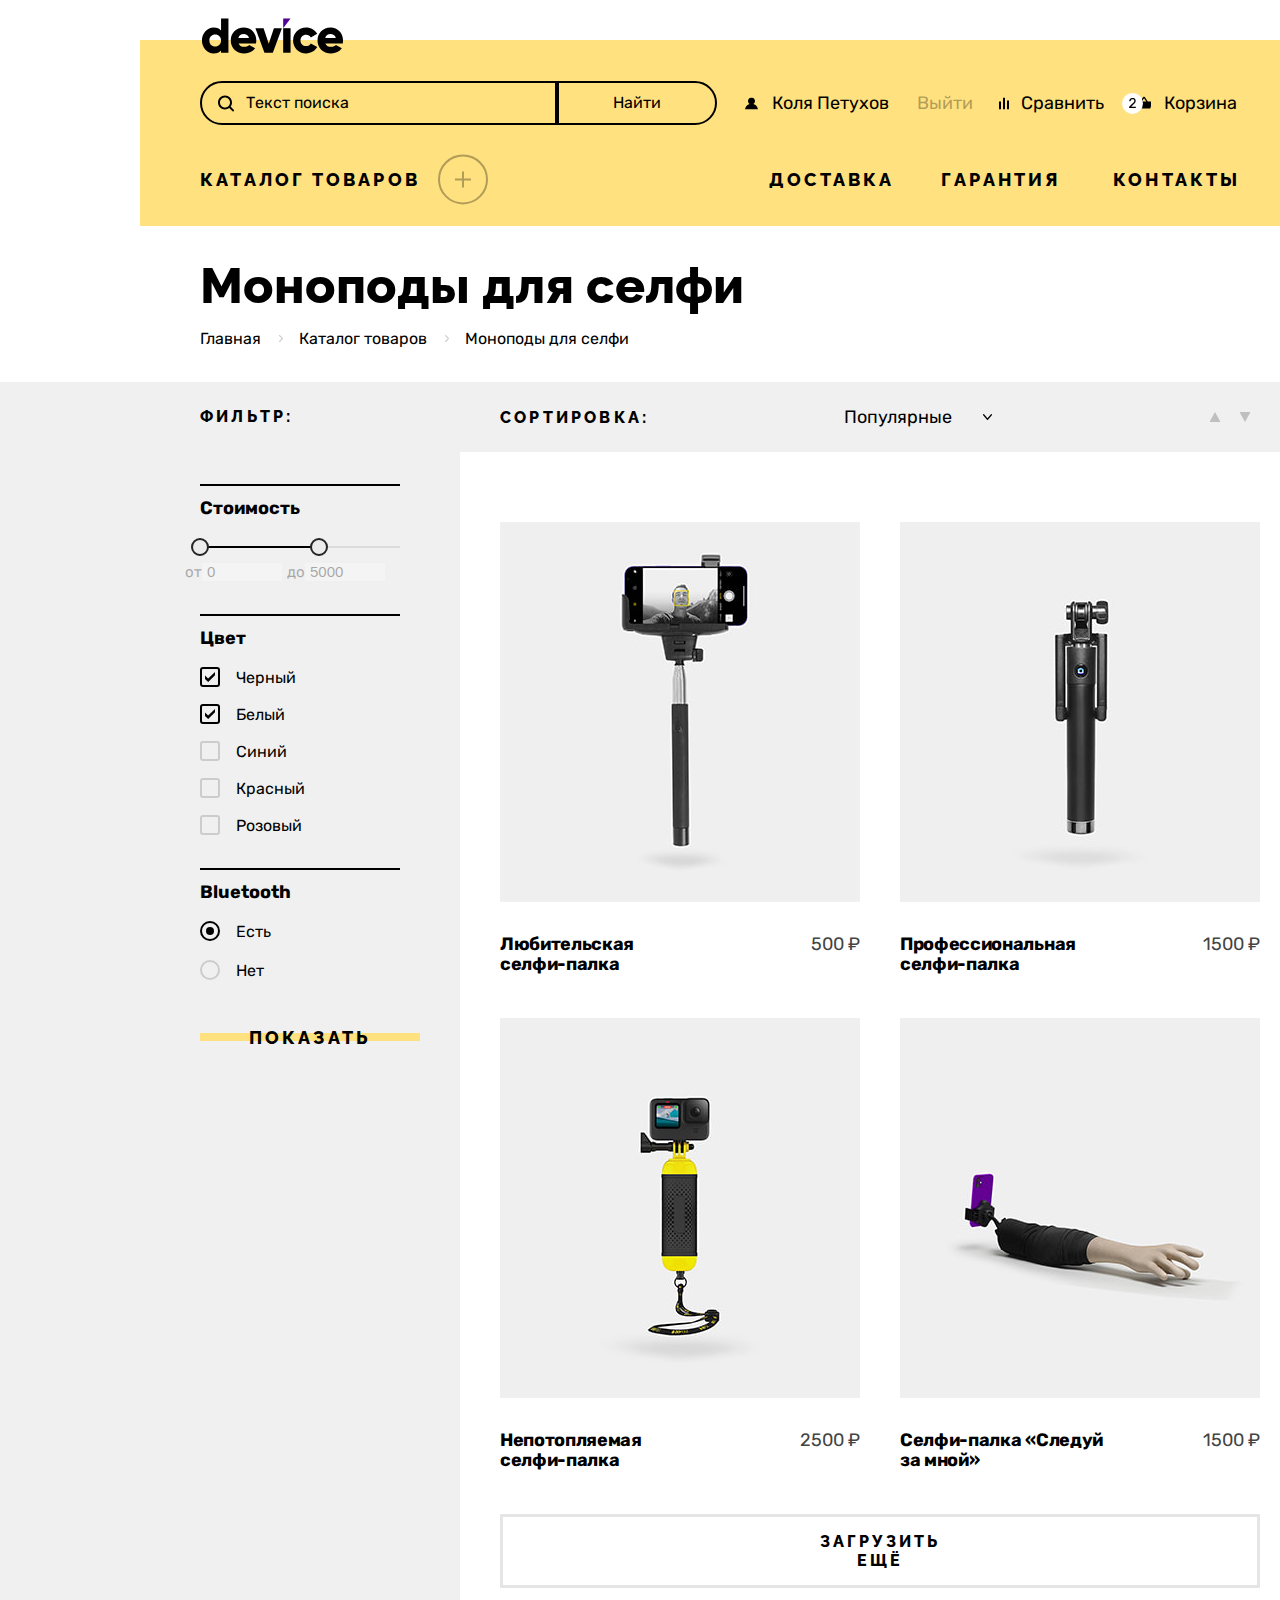
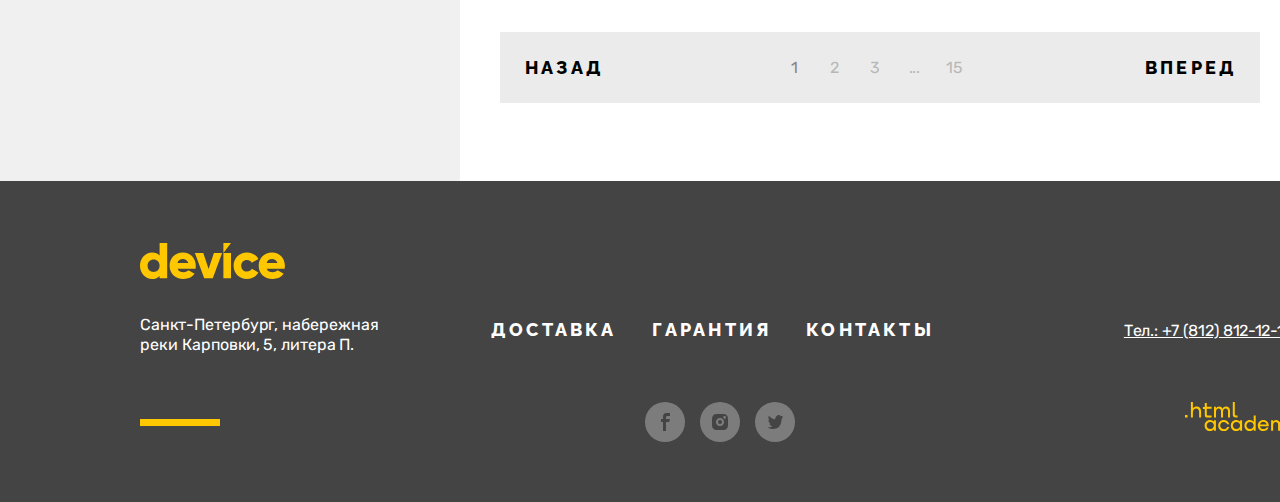
<file: catalog.html>
<!DOCTYPE html>
<html lang="ru">
  <head>
    <meta charset="utf-8">
    <title>Каталог</title>
    <link rel="icon" type="image/png" sizes="32x32" href="./images/favicon.png">
    <link rel="stylesheet" href="./styles/styles.css">
  </head>
  <body>
    <div class="container">
      <header class="main-header">
        <nav class="navigation container-for-content">
          <a class="main-logo-link" href="index.html">
            <img class="main-logo" src="./images/logo.svg" width="145" height="36" alt="Логотип Device.">
          </a>
          <div class="navigation-first">
            <form class="search-form search-form-catalog" action="https://echo.htmlacademy.ru/" method="post">
              <input class="search-field" type="search" placeholder="Текст поиска">
                <svg class="search-image" width="16" height="17" viewBox="0 0 16 17" fill="none" xmlns="http://www.w3.org/2000/svg">
                  <path d="m15.7 14.69-3.1-3.1c.9-1.2 1.4-2.6 1.4-4.2 0-3.9-3.1-7-7-7s-7 3.1-7 7 3.1 7 7 7c1.6 0 3-.5 4.2-1.4l3.1 3.1c.2.2.4.3.7.3.6 0 1-.4 1-1 0-.2-.1-.5-.3-.7ZM2 7.39c0-2.8 2.2-5 5-5s5 2.2 5 5-2.2 5-5 5-5-2.2-5-5Z" fill="#000"/>
                </svg>
              <button class="button-search" type="submit">Найти</button>
            </form>
            <ul class="navigation-list reset-list">
              <li class="navigation-catalog navigation-user-catalog">
                <svg class="navigation-user-image" width="15" height="13" viewBox="0 0 15 13" fill="none" xmlns="http://www.w3.org/2000/svg"><g clip-path="url(#a)">
                  <path d="M1 12.39h13c-.2-2.6-2.1-4.8-4.7-5.5 1-.6 1.7-1.7 1.7-3 0-1.9-1.6-3.5-3.5-3.5S4 1.99 4 3.89c0 1.3.7 2.4 1.7 3-2.6.7-4.5 2.9-4.7 5.5Z" fill="#000"/></g><defs><clipPath id="a"><path fill="#fff" transform="translate(0 .39)" d="M0 0h15v12H0z"/></clipPath></defs>
                </svg>
                <p class="navigation-user">Коля Петухов</p>
              </li>
              <li class="navigation-catalog">
                <a class="navigation-link navigation-link-exit" href="#">Выйти</a>
              </li>  
              <li class="navigation-catalog">
                <a class="navigation-link" href="#">Сравнить
                  <svg class="navigation-image" width="10" height="13" viewBox="0 0 10 13" fill="none" xmlns="http://www.w3.org/2000/svg"><g clip-path="url(#a)" fill="#000">
                    <path d="M6 .39H4v12h2v-12ZM2 4.39H0v8h2v-8ZM10 3.39H8v9h2v-9Z"/></g><defs><clipPath id="a">
                    <path fill="#fff" transform="translate(0 .39)" d="M0 0h10v12H0z"/></clipPath></defs>
                  </svg>
                </a>                
              </li>
              <li class="navigation-catalog">
                <a class="navigation-link" href="#">Корзина
                  <svg class="circle-for-basket" width="21" height="22" viewBox="0 0 21 22" fill="none" xmlns="http://www.w3.org/2000/svg">
                    <circle cx="10.5" cy="11.39" r="10.5" fill="#fff"/>
                  </svg>
                  <svg class="navigation-image" width="16" height="15" viewBox="0 0 16 15" fill="none" xmlns="http://www.w3.org/2000/svg"><g clip-path="url(#a)">
                    <path d="m15.3 5.389-3.5.2-3.2-4.9c-.1-.2-.4-.3-.6-.3-.2 0-.5.1-.6.3l-3.2 4.9H.7c-.4 0-.7.3-.7.7v.2l1.9 6.7999c.2.7.7 1.1 1.4 1.1h9.4c.7 0 1.2-.4 1.4-1.1l1.9-6.9v-.2c0-.4-.3-.8-.7-.8ZM8 2.289l2.2 3.2H5.9l2.1-3.2Z" fill="#000"/></g><defs><clipPath id="a">
                    <path fill="#fff" transform="translate(0 .389)" d="M0 0h16v14H0z"/></clipPath></defs>
                  </svg>
                </a>                
              </li>
            </ul>
          </div>
          <div class="navigation-second">
            <ul class="information-list information-list-catalog reset-list">
              <li class="information-item information-item-catalog">
                <a class="catalog-link information-link-catalog" href="#">Каталог товаров
                  <svg class="circle-image circle-image-catalog" width="50" height="51" viewBox="0 0 50 51" fill="currentColor" xmlns="http://www.w3.org/2000/svg">
                    <circle cx="25" cy="25.39" r="24" stroke-width="2"/>
                  </svg>
                </a>
              </li>
            </ul>
            <ul class="information-group information-group-catalog reset-list">
              <li class="information-item">
                <a class="information-link" href="#">Доставка</a>
              </li>
              <li class="information-item">
                <a class="information-link" href="#">Гарантия</a>
              </li>
              <li class="information-item">
                <a class="information-link" href="#">Контакты</a>
              </li>
            </ul>
          </div>
        </nav>
      </header>
      <main class="main-inner">
        <div class="form-container">
          <header class="inner-header">
            <h1 class="inner-header-title">Моноподы для селфи</h1>
            <ul class="breadcrumbs reset-list">
              <li class="breadcrumbs-item">
                <a class="breadcrumbs-link" href="index.html">
                  Главная
                </a>
              </li>
              <li class="breadcrumbs-item">
                <a class="breadcrumbs-link" href="#">
                  Каталог товаров
                </a>
              </li>
              <li class="breadcrumbs-item">
                <a tabindex="0" class="breadcrumbs-link">
                  Моноподы для селфи
                </a>
            </ul>
          </header>
        </div>
        <section class="catalog">
          <h2 class="visually-hidden">Список товаров с фильтрами.</h2>
          <form class="catalog-filter" action="https://echo.htmlacademy.ru/" method="get">
          <h3 class="catalog-title">Фильтр:</h3>
            <fieldset class="catalog-filter-price">
              <legend class="range-price">Стоимость</legend>
              <div class="range-scale">
                <div class="range-bar" style="left: 0; width: 119px">
                  <button class="range-toggle toggle-min" type="button">
                    <span class="visually-hidden">Изменить минимальную цену.</span>
                  </button>
                  <button class="range-toggle toggle-max" type="button">
                    <span class="visually-hidden">Изменить максимальную цену.</span>
                  </button>
                </div>
              </div>
              <div class="container-price">
                <label class="field-price ">
                  от <input class="range-input range-first" type="number" value="0" name="min-price">
                </label>
                <label class="field-price">
                  до <input class="range-input range-second" type="number" value="5000" name="max-price">
                </label>
              </div>         
            </fieldset>
            <fieldset class="catalog-filter-group">
              <legend class="catalog-filter-title">Цвет</legend>
              <ul class="catalog-filter-list reset-list">
                <li class="catalog-filter-item">
                  <label class="control">
                    <input class="visually-hidden control-input" type="checkbox" name="black" checked>Черный
                    <span tabindex="0" class="control-mark"></span>
                  </label>
                </li>
                <li class="catalog-filter-item">
                  <label class="control">
                    <input class="visually-hidden control-input" type="checkbox" name="white" checked>Белый
                    <span tabindex="0" class="control-mark"></span>
                  </label>
                <li class="catalog-filter-item">
                  <label class="control">
                    <input class="visually-hidden control-input" type="checkbox" name="blue">Синий
                    <span tabindex="0" class="control-mark control-mark-calm"></span>
                  </label>
                </li>
                <li class="catalog-filter-item">
                  <label class="control">
                    <input class="visually-hidden control-input" type="checkbox" name="red">Красный
                    <span tabindex="0" class="control-mark control-mark-calm"></span>
                  </label>
                </li>
                <li class="catalog-filter-item">
                  <label class="control">
                    <input class="visually-hidden control-input" type="checkbox" name="pink">Розовый
                    <span tabindex="0" class="control-mark control-mark-calm"></span>
                  </label>
                </li>
              </ul>
            </fieldset>
            <fieldset class="catalog-filter-group">
              <legend class="catalog-filter-title">Bluetooth</legend>
              <ul class="catalog-filter-list reset-list">
                <li class="catalog-filter-final">
                  <label class="control">
                    <input class="visually-hidden control-input" type="radio" name="choice-property" value="yes" checked>Есть
                    <span tabindex="0" class="control-mark"></span>
                  </label>
                </li>
                <li class="catalog-filter-final">
                  <label class="control">
                    <input class="visually-hidden control-input" type="radio" name="choice-property" value="no">Нет
                    <span tabindex="0" class="control-mark control-mark-calm"></span>
                  </label>
                </li>
              </ul>
            </fieldset>
            <button class="choice-button" type="submit">Показать</button>
          </form>
          <div class="catalog-right-column">
            <div class="sorting-container">
              <p class="result-of-search">Сортировка:</p>
              <div class="select-wrapper">
                <select class="select-control" aria-label="Сортировка">
                  <option value="popular">Популярные</option>
                </select>
              </div>
              <div class="sorting-wrapper">
                <button class="sorting-button" type="button">
                  <span class="visually-hidden">Вверх.</span>
                </button>
                <button class="sorting-button button-down" type="button">
                  <span class="visually-hidden">Вниз.</span>
                </button>
              </div>
            </div>
            <div class="catalog-container">
              <ul class="catalog-list reset-list">
                <li tabindex="0" class="catalog-card">
                  <a class="catalog-card-link" href="#">
                    <img class="catalog-image" src="./images/catalog/selfie-stick-simple.jpg" width="360" height="380" alt="Любительская селфи-палка."> 
                  </a>
                  <div class="catalog-description-wrapper">
                    <h3 class="catalog-description">Любительская<br> селфи-палка</h3>
                      <span class="catalog-price">500 ₽</span>
                  </div>
                </li>
                <li tabindex="0" class="catalog-card">
                  <a class="catalog-card-link" href="#">
                    <img class="catalog-image" src="./images/catalog/selfie-stick-prof.jpg" width="360" height="380" alt="Профессиональная селфи-палка."> 
                  </a>
                  <div class="catalog-description-wrapper">
                    <h3 class="catalog-description">Профессиональная селфи-палка</h3>
                      <span class="catalog-price">1500 ₽</span>
                  </div>
                </li>
                <li tabindex="0" class="catalog-card">
                  <a class="catalog-card-link" href="#">
                    <img class="catalog-image" src="./images/catalog/selfie-stick-waterproof.jpg" width="360" height="380" alt="Непотопляемая селфи-палка."> 
                  </a>
                  <div class="catalog-description-wrapper">
                    <h3 class="catalog-description">Непотопляемая<br> селфи-палка</h3>
                      <span class="catalog-price">2500 ₽</span>
                  </div>
                </li>
                <li tabindex="0" class="catalog-card">
                  <a class="catalog-card-link" href="#">
                    <img class="catalog-image" src="./images/catalog/selfie-stick-followme.jpg" width="360" height="380" alt="Селфи-палка «Следуй за мной»."> 
                  </a>
                  <div class="catalog-description-wrapper">
                    <h3 class="catalog-description">Селфи-палка «Следуй<br> за мной»</h3>
                      <span class="catalog-price">1500 ₽</span>
                  </div>
                </li>
              </ul>
              <button class="show-more-button" type="button">Загрузить ещё</button>
              <div class="pagination">
                <ul tabindex="0" class="pagination-prev reset-list">
                  <li class="pagination-item-prev">
                    <a class="pagination-link">
                      <span class="pagination-link">Назад</span>
                    </a>
                  </li>
                </ul>
                <ul class="pagination-main reset-list">
                  <li class="pagination-item">
                    <a class="pagination-number pagination-current">1</a>
                  </li>
                  <li class="pagination-item">
                    <a class="pagination-number" href="#">2</a>
                  </li>
                  <li class="pagination-item">
                    <a class="pagination-number" href="#">3</a>
                  </li>
                  <li class="pagination-item">
                    <a class="pagination-number" href="#">...</a>
                  </li>
                  <li class="pagination-item">
                    <a class="pagination-number" href="#">15</a>
                  </li>
                </ul>
                <ul class="pagination-next reset-list">
                  <li class="pagination-item-next">
                    <a class="pagination-link" href="#">
                      <span class="pagination-link">Вперед</span>
                    </a>
                  </li>
                </ul>
              </div>
            </div>
          </div>
        </section>
      </main>
      <footer class="page-footer">
        <div class="page-footer-wrapper">
          <a class="footer-logo" href="#">
            <img class="footer-image" src="./images/footer-logo.svg" width="145" height="36" alt="Логотип Device.">
          </a>
          <div class="info-footer-wrapper">
            <address class="footer-address">
              <p class="company-address">Санкт-Петербург, набережная реки Карповки, 5, литера П.</p>
            </address>
            <article class="footer-information">
              <h2 class="visually-hidden">Сервис.</h2>
              <ul class="footer-information-list reset-list">
                <li class="footer-information-item">
                  <a class="footer-information-link" href="#">Доставка</a>
                </li>
                <li class="footer-information-item">
                  <a class="footer-information-link" href="#">Гарантия</a>
                </li>
                <li class="footer-information-item">
                  <a class="footer-information-link" href="#">Контакты</a>
                </li>
              </ul>
            </article>
            <address class="footer-address">
              <div class="phone-wrapper">
                <a class="company-phone" href="tel:+78128121212">Тел.: +7 (812) 812-12-12</a>
              </div>
            </address>
          </div>
          <div class="social-link-wrapper">
            <section class="social-link">
              <h2 class="visually-hidden">Социальные сети.</h2>
              <ul class="social-list reset-list">
                <li class="social-item">
                  <a class="social-button" href="https://www.facebook.com/htmlacademy">
                    <svg class="social-images" width="40" height="40" viewBox="0 0 40 40" fill="currentColor" xmlns="http://www.w3.org/2000/svg"><circle cx="20" cy="20" r="20"/>
                      <path d="M22.5 14H25v-3h-3.4c-2.8 0-3.6 1.7-3.6 4.2V17h-2v3h2v9h3v-9h3.3l.6-3H21v-1.5c0-.8.3-1.5 1.5-1.5Z"/>
                    </svg>
                    <span class="visually-hidden">Facebook.</span>
                  </a>
                </li>
                <li class="social-item">
                  <a class="social-button" href="https://www.instagram.com/htmlacademy/">
                    <svg class="social-images" width="40" height="40" viewBox="0 0 40 40" fill="currentColor" xmlns="http://www.w3.org/2000/svg"><circle cx="20" cy="20" r="20"/>
                      <path d="M20 22a2 2 0 1 0 0-4 2 2 0 0 0 0 4Z" fill="#444"/><path d="M26.7 13.3c-.9-.9-2-1.3-3.4-1.3h-6.6c-2.8 0-4.7 1.9-4.7 4.7v6.6c0 1.4.4 2.6 1.4 3.4.9.9 2 1.3 3.3 1.3h6.6c1.4 0 2.6-.4 3.4-1.3.8-.9 1.3-2 1.3-3.4v-6.6c0-1.4-.4-2.6-1.3-3.4ZM20 24.1c-2.2 0-4.1-1.8-4.1-4.1s1.9-4.1 4.1-4.1c2.2 0 4.1 1.8 4.1 4.1s-1.9 4.1-4.1 4.1Zm4.6-7.4c-.7 0-1.3-.5-1.3-1.3s.5-1.3 1.3-1.3c.7 0 1.3.6 1.3 1.3 0 .7-.6 1.3-1.3 1.3Z"/>
                    </svg>
                    <span class="visually-hidden">Инстаграм.</span>
                  </a>
                </li>
                <li class="social-item">
                  <a class="social-button" href="https://twitter.com/htmlacademy_ru">
                    <svg class="social-images" width="40" height="40" viewBox="0 0 40 40" fill="currentColor" xmlns="http://www.w3.org/2000/svg"><circle cx="20" cy="20" r="20"/>
                      <path d="M22.7 13.155c1.5-.5 2.6.3 3.2 1.1.5-.2 1.1-.4 1.7-.6 0 .8-.5 1.4-.8 1.6.7.2 1.2-.4 1.2-.4-.1.9-.9 1.7-1.4 1.9-.2 6.3-2.8 10.4-8.9 10.3h-.4c-.3 0-3.7-.4-4.3-1.8 2 .2 3.4-.4 4.1-1.1-.8-.3-2.4-.4-2.6-2.8.3.2.5.3 1.1.2-1.1-.8-2.3-1.5-2.2-3.5.3.3.9.5 1.2.4-.6-.2-1.8-3.1-.8-4.6 1.6 1.7 3.3 3.4 6.3 3.5.2-2.1 1-3.5 2.6-4.2Z"/>
                    </svg>
                    <span class="visually-hidden">Твиттер.</span>
                  </a>
                </li>                                             
              </ul>
            </section>
            <a class="html-link" href="https://htmlacademy.ru">
              <svg class="information-images" width="115" height="33" viewBox="0 0 115 33" fill="currentColor" xmlns="http://www.w3.org/2000/svg">
                <path d="M0 12.9v2.6h2.5v-2.6H0ZM11.6 4.5c-1.6 0-2.8.7-3.6 1.7h-.1V0h-2v15.5h2v-5.3c0-2.1 1.3-3.6 3.3-3.6 1.8 0 2.9 1.4 2.9 3.2v5.7h2V9.4c.1-3-1.8-4.9-4.5-4.9ZM26.6 4.8h-4.8V1.1h-2v3.8h-1.9v2h1.9v6c0 1.7 1 2.7 2.7 2.7h4.1v-2h-3.7c-.7 0-1.1-.4-1.1-1.1V6.8h4.8v-2ZM41.1 4.6c-1.6 0-2.9.8-3.5 2.1h-.1c-.6-1.2-1.8-2.1-3.4-2.1-1.4 0-2.5.8-3.1 1.8h-.1V4.8H29v10.6h2V10c0-2 1-3.5 2.6-3.5 1.5 0 2.4 1 2.4 2.6v6.3h2V9.8c0-2.4 1.4-3.3 2.6-3.3 1.5 0 2.4 1 2.4 2.6v6.3h2V8.9c.1-2.5-1.4-4.3-3.9-4.3ZM47.8 12.7c0 1.7 1 2.7 2.8 2.7h2v-2h-1.7c-.7 0-1.1-.4-1.1-1.1V0h-2v12.7ZM28.9 19.7c-.9-1.1-2.2-1.8-3.9-1.8-3.1 0-5.4 2.3-5.4 5.6s2.3 5.6 5.4 5.6c1.8 0 3-.8 3.8-1.9h.1v1.6h2V18.2h-2v1.5Zm-3.6 7.4c-2.2 0-3.6-1.6-3.6-3.6s1.4-3.6 3.6-3.6 3.6 1.6 3.6 3.6c0 1.9-1.4 3.6-3.6 3.6ZM44.2 22c-.5-2.4-2.6-4.1-5.4-4.1-3.4 0-5.6 2.5-5.6 5.6 0 3.1 2.2 5.6 5.6 5.6 2.8 0 4.9-1.8 5.4-4.2h-2.1c-.4 1.3-1.7 2.3-3.3 2.3-2.2 0-3.6-1.6-3.6-3.6s1.4-3.6 3.6-3.6c1.6 0 2.8 1 3.3 2.2h2.1V22ZM55.1 19.7c-.9-1.1-2.2-1.8-3.9-1.8-3.1 0-5.4 2.3-5.4 5.6s2.3 5.6 5.4 5.6c1.8 0 3-.8 3.8-1.9h.1v1.6h2V18.2h-2v1.5Zm-3.6 7.4c-2.2 0-3.6-1.6-3.6-3.6s1.4-3.6 3.6-3.6 3.6 1.6 3.6 3.6c0 1.9-1.5 3.6-3.6 3.6ZM68.7 19.8c-.9-1.1-2.2-1.9-3.9-1.9-3.1 0-5.4 2.3-5.4 5.6s2.2 5.6 5.4 5.6c1.7 0 3-.8 3.8-1.8h.1v1.5h2V13.4h-2v6.4Zm-3.6 7.3c-2.2 0-3.6-1.6-3.6-3.6s1.4-3.6 3.6-3.6 3.6 1.6 3.6 3.6c-.1 2-1.5 3.6-3.6 3.6ZM78.3 17.9c-3.3 0-5.5 2.5-5.5 5.6 0 3 2.1 5.6 5.5 5.6 2.5 0 4.5-1.3 5.2-3.6h-2.1c-.5 1-1.6 1.6-3 1.6-1.9 0-3.3-1.3-3.4-2.9h8.8c.2-3.6-2-6.3-5.5-6.3Zm0 1.9c1.7 0 3 1 3.3 2.6h-6.5c.3-1.5 1.5-2.6 3.2-2.6ZM98.2 17.9c-1.6 0-2.9.8-3.6 2h-.1c-.6-1.2-1.8-2-3.4-2-1.4 0-2.5.7-3.1 1.8v-1.5h-1.9v10.6h2v-5.4c0-2 1-3.4 2.6-3.5 1.5 0 2.4 1 2.4 2.6v6.3h2v-5.6c0-2.4 1.4-3.3 2.6-3.3 1.5 0 2.4 1 2.4 2.6v6.3h2v-6.5c.1-2.6-1.4-4.4-3.9-4.4ZM109.4 27l-3.6-8.9h-2.2l4.8 11.6c-.3.9-.7 1.2-1.7 1.2h-2.5v2h2.5c1.8 0 2.8-.8 3.5-2.6l4.7-12.2h-2.1l-3.4 8.9Z"/>
              </svg>
              <span class="visually-hidden">.htmlacademy.</span>
            </a>
          </div>
        </div>
      </footer>
    </div>
  </body>
</html>
</file>
<file: styles/styles.css>
@font-face {
  font-family: "Rubik";
  font-style: normal;
  font-weight: 400;
  src: url("../fonts/rubik/rubik-400.woff2") format("woff2");
  font-display: swap;
}

@font-face {
  font-family: "Rubik";
  font-style: normal;
  font-weight: 700;
  src: url("../fonts/rubik/rubik-700.woff2") format("woff2");
  font-display: swap;
}

@font-face {
  font-family: "Raleway";
  font-style: normal;
  font-weight: 800;
  src: url("../fonts/raleway/raleway-800.woff2") format("woff2");
  font-display: swap;
}
 
html {
  height: 100%;
}

body {
  margin: 0;
  display: flex;
  flex-direction: column;
  min-height: 100%;
  font-family: "Rubik", "Arial", sans-serif;
  font-size: 18px; 
  line-height: 30px;
  color: #000000;
  background-color: #E5E5E5;    
}

.container {
  width: 1440px;
  margin: 0 auto;
  background-color: #FFFFFF;
}

.container-for-content {
  width: 1160px;
  margin: 0 140px;
  background-color: #FFFFFF;
}

.visually-hidden {
  position: absolute;
  width: 1px;
  height: 1px;
  margin: -1px;
  padding: 0;
  border: 0;
  clip: rect(0 0 0 0);
  overflow: hidden;
}

.reset-list {
  list-style: none;
}

.main-header {
  margin-top: 40px;
}

.navigation {
  background-color: #FFE17F;
  position: relative;
}

.navigation-main {
  margin-bottom: 0;
}

.navigation-main::after {
  position: absolute;
  content: "01";
  font-family: "Rubik", sans-serif;
  font-size: 180px;
  line-height: 30px;
  font-weight: 700;
  text-align: center;
  color: #FFFFFF;
  right: 49px;
  bottom: 40px;
}

.main-logo {
  position: absolute;
  left: 60px;
  top: -22px;
}

.main-logo:hover {
  opacity: 0.6;
}

.main-logo:active {
  opacity: 0.3;
}

.main-logo:focus {
  outline: 2px solid #AF4FFF;
  outline-offset: 2px;
}

.navigation-link {
  font-family: "Rubik", sans-serif;
  font-size: 18px;
  line-height: 30px;
  font-weight: 400;
  text-align: center;
  color: #000000;
  background-color: #FFE17F;
  text-decoration: none;
}

.navigation-link-exit {
  opacity: 0.3;
}

.navigation-user {
  margin: 0;
  font-weight: 400;
}

.information-link {
  font-family: "Raleway", sans-serif;
  font-size: 18px;
  line-height: 21px;
  font-weight: 800;
  letter-spacing: 3.2px;
  color: #000000;
  background-color: #FFE17F;
  text-decoration: none;
  text-transform: uppercase;
}

.catalog-link {
  font-family: "Raleway", sans-serif;
  font-size: 18px;
  line-height: 21px;
  font-weight: 800;
  letter-spacing: 3.2px;
  color: #000000;
  background-color: #FFE17F;
  text-decoration: none;
  text-transform: uppercase;
}

.search-form {
  position: relative;
  display: flex;
  width: 517px;
  padding-left: 60px;
  margin-right: 26px;
}

.search-form-catalog {
  margin-right: 26.5px;
}

.search-field::-webkit-input-placeholder {
  font-family: "Rubik", sans-serif;
  font-size: 16px;
  line-height: 20px;
  font-weight: 400;
  color: #000000;
}

.search-field {
  display: block;
  width: 359px;
  outline: none;
  padding: 8px 50px 8px 44px;
  border: 2px solid #000000;
  background-color: #FFE17F;
  border-radius: 50px 0 0 50px;
  box-sizing: border-box;  
}

.search-field:focus {
  outline: 2px solid #AF4FFF;
  outline-offset: 2px;
}

.search-field:disabled {
  border: 2px solid rgba(0, 0, 0, 0.3);
}

.search-image {
  position: absolute;
  top: 14px;
  left: 78px;
  fill: #000000;
  z-index: 1;
}

.button-search {
  font-family: "Rubik", sans-serif;
  font-size: 16px;
  line-height: 20px;
  font-weight: 400;
  color: #000000;
  text-align: center;
  width: 160px;
  padding: 10px 56px 10px 54px;
  background-color: #FFE17F;
  border: 2px solid #000000;
  border-radius: 0 50px 50px 0;
}

.button-search:hover {
  background-color: #000000;
  color: #FFFFFF;
}

.button-search:active {
  background-color: #000000;
  color: rgba(255, 255, 255, 0.3);
}

.button-search:focus {
  outline: 2px solid #AF4FFF;
  outline-offset: 2px;
}

.button-search:disabled {
  border: 2px solid rgba(0, 0, 0, 0.3);
  color: rgba(0, 0, 0, 0.3);
}

.navigation-first {
  display: flex;
  margin: 0;
  padding-top: 41px;
  margin-bottom: 29px;
}

.navigation-list {
  display: flex;
  width: 497px;
  align-items: center;
  margin: 0;
  padding: 0 60px 0 0;
}

.navigation-item:first-child {
  margin-right: 176px;
}

.navigation-item:nth-child(2) {
  margin-right: 20px;
}
.navigation-catalog:first-child {
  margin-right: 28px;
}

.navigation-catalog:nth-child(2) {
  margin-right: 26.5px;
}

.navigation-catalog:nth-child(3) {
  margin-right: 18px;
}

.navigation-link {
  display: flex;
  align-items: center;
  justify-content: center;
}

.navigation-user-image {
  margin-right: 13px;
}

.navigation-image {
  order: -1;
  margin-right: 12px;
}

.circle-for-basket {
  z-index: 1;
  margin-right: -7px;
  order: -2;
}

.navigation-link {
  padding: 5px 0;
}

.navigation-user-catalog {
  display: flex;
  align-items: center;
}

.navigation-link:hover {
  opacity: 0.6;
}

.navigation-link:active {
  opacity: 0.3;
}

.navigation-link:focus {
  outline: 2px solid #AF4FFF;
  outline-offset: 2px;
}

.navigation-item,
.navigation-catalog {
  position: relative;
}

.navigation-item:nth-child(3)::after, 
.navigation-catalog:nth-child(4)::after {
  position: absolute;
  content: url("../images/icons/two.svg");
  top: 4px;
  right: 101px;
  z-index: 1;
}

.popover {
  position: absolute;
  top: 36px;
  right: -80px;
  z-index: 4;
  box-sizing: border-box;
  width: 320px;
  padding: 20px;
  font-family: "Rubik", sans-serif;
  background-color: #000000;
  color: #FFFFFF;
  text-decoration: none;
  min-height: 100px;
  display: none;
}

.navigation-item-basket:hover .popover-open {
  display: block;
}

.popover::before {
  content: url("../images/icons/delta.svg");
  position: absolute;
  top: -21px;
  right: 50%;
}

.popover-content {
  display: flex;
  width: 100%;
}

.cart-items-list {
  position: relative;
  padding: 0;
}

.cart-items-list::before {
  position: absolute;
  content: " ";
  width: 320px;
  border: 1px solid rgba(255, 255, 255, 0.1);
  background-color: rgba(255, 255, 255, 0.1);
  left: -20px;
  top: 62px;
}

.cart-item {
  display: flex;
  width: 280px;
  justify-content: space-between;
  margin-bottom: 20px;
  padding-top: 20px;
}

.cart-item:first-child {
  padding-top: 0;
}

.cart-link {
  display: flex;
  width: 242px;
  text-decoration: none;
}

.cart-link:hover {
  opacity: 0.6;
}

.cart-link:active {
  opacity: 0.3;
}

.cart-link:focus {
  outline: 2px solid #AF4FFF;
  outline-offset: 2px;
}

.cart-image {
  margin-right: 23px;
}

.cart-item-title {
  font-size: 16px;
  line-height: 20px;
  font-weight: 400;
  color: #FFFFFF;
  margin: 0;
}

.cart-item-button {
  display: flex;
  width: 10px;
  height: 11px;
  border: none;
  background-color: transparent;
  cursor: pointer;
  background-image: url("../images/icons/small-close.svg");
  background-position: center;
  background-repeat: no-repeat;
}

.cart-item-button:hover {
  opacity: 0.6;
}

.cart-item-button:active {
  opacity: 0.3;
}

.cart-item-button:focus {
  outline: 2px solid #AF4FFF;
  outline-offset: 2px;
}

.cart-wrapper-total {
  display: flex;
  width: 320px;
  justify-content: space-between;
  margin-bottom: 20px;
  background-color: #1A1A1A;
  margin-left: -20px;
  padding: 12px 20px;
  box-sizing: border-box;
}

.cart-total {
  font-size: 16px;
  line-height: 20px;
  font-weight: 400;
  margin: 0;
}

.cart-button {
  font-family: "Raleway", sans-serif;
  font-size: 18px;
  line-height: 21px;
  font-weight: 800;
  text-align: center;
  text-transform: uppercase;
  letter-spacing: 3.2px;
  color: #000000;
  background-color: #FFFFFF;
  width: 280px;
  padding: 15px 25px 14px;
  border: 0;
  cursor: pointer;
}

.cart-button:hover {
  background-color: #FFE17F;
}

.cart-button:active {
  background-color: #FFE17F;
  color:rgba(0, 0, 0, 0.3)
}

.cart-button:focus {
  outline: 2px solid #AF4FFF;
  outline-offset: 2px;
}

.cart-button:disabled {
  background-color: #FFFFFF;
  color:rgba(0, 0, 0, 0.3)
}

.navigation-second {
  display: flex;
  width: 1160px;
  margin: 0;
}

.information-list {
  position: relative;
  display: flex;
  width: 530px;
  padding: 0 0 134px 60px;
  margin: 0;
}

.information-group {
  display: grid;
  grid-template-columns: repeat(3, 127px);
  column-gap: 45px;
  width: 471px;
  padding: 0 60px 134px 0;
  margin: 0 0 0 auto;
  align-items: center;
}

.information-link {
  padding: 15px 0;
}

.information-link:hover {
  opacity: 0.6;
}

.information-link:active {
  opacity: 0.3;
} 

.information-link:focus {
  outline: 2px solid #AF4FFF;
  outline-offset: 2px;
} 

.catalog-link {
  display: flex;
  width: 288px;
  justify-content: space-between;
  align-items: center;
}

.circle-image {
  fill: none;
  stroke: #000000;
  opacity: 0.3;
  z-index: 3;
}

.catalog-item:hover .circle-image {
  opacity: 1;
}

.catalog-item:active .circle-image {
  opacity: 1;
}

.information-item-catalog:hover .circle-image-catalog {
  opacity: 1;
}

.information-item-catalog:active .circle-image-catalog {
  opacity: 1;
}

.information-link-catalog::before {
  position: absolute;
  content: url("../images/icons/plus.svg");
  width: 48px;
  height: 48px;
  top: 17px;
  left: 315px;
  opacity: 0.3;
  display: block;
}

.information-link-catalog::after {
  position: absolute;
  content: url("../images/icons/minus.svg");
  width: 48px;
  height: 48px;
  top: 17px;
  left: 315px;
  opacity: 0.3;
  display: none;
}

.catalog-item:hover .information-link-catalog::after {
  display: block;
  opacity: 1;
}

.catalog-item:active .information-link-catalog::after {
  display: block;
  opacity: 1;
}

.catalog-item:hover .information-link-catalog::before {
  display: none;
  opacity: 1;
}

.information-item-catalog:active .information-link-catalog::before {
  opacity: 1;
}

.information-item-catalog:hover .information-link-catalog::before {
  opacity: 1;
}

/* ------subcatalog------ */

.subcatalog-link {
  font-family: "Rubik", sans-serif;
  font-size: 16px;
  line-height: 18px;
  font-weight: 400;
  color: #000000;
  text-decoration: none;
}

.subcatalog {
  display: flex;
  position: absolute;
  width: 1040px;
  background-color: #FFE17F;
  padding: 33px 60px 39px;
  top: 31px;
  left: 0;
  z-index: 2;
}

.information-item {
  z-index: 3;
}

.catalog-link:focus {
  outline: 2px solid #AF4FFF;
  outline-offset: 2px;
}

.subcatalog-list {
  display: flex;
  flex-direction: column;
  margin-right: 59px;
}

.subcatalog-list:nth-child(2) {
  margin-right: 71px;
}

.subcatalog-link {
  margin-bottom: 18px;
}

.catalog-item:hover .subcatalog {
  display: flex;
}

.catalog-item:active .subcatalog {
  display: flex;
}

.subcatalog {
  z-index: -1;
  display: none;
}

.subcatalog-link:hover {
  opacity: 0.6;
}

.subcatalog-link:active {
  opacity: 0.3;
}

.subcatalog-link:focus {
  outline: 2px solid #AF4FFF;
  outline-offset: 2px;
}

.description-promo,
.info-title,
.aboutus,
.contacts-title,
.subscribe-offer {
  font-family: "Raleway", sans-serif;
  font-size: 50px;
  line-height: 50px;
  font-weight: 800;
  color: #000000;
}

.description-property,
.text-decoration {
  font-weight: 400;
  color: #444444;
}

.property-link,
.servises-item,
.button-information,
.button-writeus {
  font-family: "Raleway", sans-serif;
  font-size: 18px;
  line-height: 21px;
  font-weight: 800;
  text-align: center;
  text-transform: uppercase;
  text-decoration: none;
  letter-spacing: 3.2px;
  color: #000000;
}

/* ------gallery------ */

.meaning {
  font-size: 36px;
  line-height: 30px;
  font-weight: 400;
  margin: 0 0 12px;
}

.detail {
  font-size: 16px;
  line-height: 30px;
  font-weight: 400;
  color: #444444;
  margin: 0;
}

.gallery-hidden {
  display: none;
}

.gallery-column {
  display: flex;
  justify-content: space-between;
  margin-bottom: 61px;
}

.gallery {
  position: relative;
  width: 560px;
  margin-top: -150px;
  z-index: 1;
}

.slider-controls {
  position: absolute;
  top: 211px;
  left: 30px;
  display: flex;
  width: 530px;
  justify-content: space-between;
}

.slider-button {
 width: 20px;
 height: 60px;
 border: none;
 background-color: transparent;
 cursor: pointer;
 background-image: url("../images/icons/big-arrow.svg");
 background-position: center;
 background-repeat: no-repeat;
}

.slider-next {
  transform: rotate(180deg);
}

.description-item {
  width: 560px;
  margin-top: -150px;
  z-index: 1;
}

.slider-button:hover {
  opacity: 0.6;
}

.slider-button:active {
  opacity: 0.3;
}

.slider-button:focus {
  outline: 2px solid #AF4FFF;
  outline-offset: 2px;
}

.description-promo {
  margin: 0;
  margin: 123px 0 29px 0;
}

.description-property {
  margin: 0 0 49px;
}

.property-more {
  display: flex;
  width: 220px;
  margin: 0;
  padding: 10px 0;
  justify-content: center;
}

.property-wrapper {
  position: relative;
  display: flex;
  justify-content: space-between;
  width: 560px;
  margin-bottom: 49px;
}

.property-link::after {
  position: absolute;
  content: " ";
  width: 220px;
  height: 8px;
  left: 0;
  top: 16px;
  background-color: #FFE17F;
  z-index: -1;
}

.property-link:hover::after {
  height: 40px;
  left: 0;
  top: 0;
  background-color: #FFE17F;
}

.property-link:active::after {
  height: 40px;
  left: 0;
  top: 0;
  background-color: #FFCC33;
}

.property-link:focus {
  outline: none;
}

.property-more:focus-within {
  outline: 2px solid #AF4FFF;
  outline-offset: -1px;
}

.pagination-for-property {
  display: flex;
  min-width: 76px;
  justify-content: space-between;
  margin: 0;
  padding: 0;
}

.property-pagination-item {
  display: flex;
  margin: 10px 0;
  align-items: center;
}

.property-pagination-button {
  width: 10px;
  height: 10px;
  border-radius: 50%;
  border: 2px solid #000000;
  background-color: #FFFFFF;
  padding: 0;
  cursor: pointer;
}

.property-pagination-button:hover {
  opacity: 0.6;
}

.property-pagination-button:active {
  opacity: 0.3;
}

.property-pagination-button-current {
  width: 12px;
  height: 12px;
  border-radius: 50%;
  background-color: #000000;
  padding: 0;
  border: 0;
  cursor: pointer;
}

.property-pagination-button-current:hover {
  opacity: 0.6;
}

.property-pagination-button-current:active {
  opacity: 0.3;
}

.property-pagination-item:focus-within {
  outline: 2px solid #AF4FFF;
  outline-offset: 2px;
}

.property-current {
  display: grid;
  grid-template-columns: 140px 147px;
  column-gap: 20px;
  padding: 0 253px 0 0;
  margin: 0;
}

.property {
  margin: 0;
  padding: 0;
}

.property-last {
  display: grid;
  grid-template-columns: 100px 79px 126px;
  column-gap: 40px;
  padding: 0 175px 0 0;
  margin: 0;
}

/* ------goods------ */

.goods {
  margin-bottom: 185px;
}

.goods-link {
  text-decoration: none;
}

.goods-images {
  background-color: #FFE17F;
  display: block;
}

.goods-description {
  font-family: "Raleway", sans-serif;
  font-size: 18px;
  line-height: 24px;
  font-weight: 800;
  color: #000000;
  letter-spacing: -0.32px;
  margin: 33px 0 0;
}

.goods-list {
  display: grid;
  grid-template-columns: repeat(6, 160px);
  column-gap: 40px;
  padding: 0;
  margin: 0;
}

.goods-link:hover .goods-images {
  background-color: #FFCC33;
}

.goods-item:active {
  opacity: 0.3;
}

.goods-link:focus {
  outline: none;
}

.goods-images:focus {
  outline: none;
}

.goods-item:focus-within {
  outline: 2px solid #AF4FFF;
  outline-offset: 2px;
}

.servises-item-calm {
  width: 160px;
  padding-right: 120px;
  position: relative;
  z-index: 1;
}

.servises-link {
  display: block;
  padding: 10px 3.64px;
  text-decoration: none;
  color: #000000;
}

.servises-link::after {
  position: absolute;
  content: " ";
  width: 160px;
  height: 8px;
  left: 0;
  top: 16px;
  background-color: #FFE17F;
  z-index: -1;
}

.servises-link:hover::after {
  height: 40px;
  left: 0;
  top: 0;
  background-color: #FFE17F;
}

.servises-link:active::after {
  height: 40px;
  left: 0;
  top: 0;
  background-color: #FFCC33;
}

.servises-link:focus {
  outline: none;
}

.servises-link:focus-within {
  outline: 2px solid #AF4FFF;
  outline-offset: -1px;
}

.servises-current {
  color: #FFE17F;
  background-color: #000000;
  display: block;
  text-decoration: none;
  padding: 9px 120px 11px 0;
}

.servis-container {
  background-color: #F0F0F0;
}

.servis-hidden {
  display: none;
}

.servis-wrapper {
  display: flex;
  padding: 0 140px 70px;
  margin-bottom: 70px;
}

.servises {
  position: relative;
  width: 280px;
  margin-right: 123px;
  margin-top: -102px;
}

.servises::after {
  position: absolute;
  content: " ";
  width: 7px;
  height: 319px;
  background-color: #000000;
  right: -7px;
  top: 0;
}

.delivery {
  width: 694px;
  background-image: url("../images/icons/running-man.svg");
  background-repeat: no-repeat;
  background-position: left 558px center;
  padding: 72.5px 63px 72.5px 0;
  margin-top: -102px;
}

.info-delivery {
  font-weight: 400;
  color: #444444;
  width: 452px;
  margin: 0;
}

.guarantee {
  width: 729px;
  background-image: url("../images/icons/guarantee.svg");
  background-repeat: no-repeat;
  background-position: left 558px center;
  padding: 62px 28px 62px 0;
  margin-top: -102px;
}

.info-guarantee {
  font-weight: 400;
  color: #444444;
  width: 476px;
  margin: 0;
}

.credit {
  width: 729px;
  background-image: url("../images/icons/man-with-card.svg");
  background-repeat: no-repeat;
  background-position: left 573px center;
  padding: 65.5px 28px 65.5px 0;
  margin-top: -102px;
}

.info-credit {
  font-weight: 400;
  color: #444444;
  width: 475px;
  margin: 0;
}

.info-title {
  margin: 0 0 34px 0;
}

.servises-offer {
  margin: 0;
  padding: 64px 0 65px 0;
}

.servises-item {
  margin-bottom: 35px;
}

.servises-offer li:nth-child(3) {
  margin-bottom: 0;
}

.order-delivery {
  position: relative;
  margin-bottom: 70px;
}

.button-delivery {
  position: relative;
  font-family: "Raleway", sans-serif;
  font-size: 20px;
  line-height: 20px;
  font-weight: 800;
  text-align: center;
  text-transform: uppercase;
  text-decoration: none;
  letter-spacing: 3.2px;
  color: #000000;
  background-color: #F0F0F0;
  display: block; 
  width: 910px;
  padding: 40px 125px;
}

.button-delivery::after {
  position: absolute;
  content: " ";
  width: 40px;
  height: 40px;
  border-radius: 50%;
  background-color: rgba(220,220,220,0.5);
  top: 30px;
  right: 42.5px;
}

.delivery-image-info {
  position: absolute;
  right: 62px;
  top: 44px;
  fill: #000000;
  opacity: 0.3;
}

.delivery-image {
  position: absolute;
  left: 0;
  top: 0;
  fill: #FFE17F;
}

.button-delivery:hover .delivery-image {
  fill: #FFC700;
}

.button-delivery:hover .delivery-image-info {
  opacity: 1;
}

 .button-delivery:active {
  opacity: 0.3;
}

.button-delivery:focus {
  outline: none;
}

.button-delivery:focus-within {
  outline: 2px solid #AF4FFF;
  outline-offset: 2px;
}

.aboutus-information {
  display: flex;
  margin-top: 0;
  margin-bottom: 70px;
}

.about {
  position: relative;
  width: 520px;
  margin-right: 108px;
}

.about::before {
  position: absolute;
  content: " ";
  width: 84px;
  height: 7px;
  background-color: #000000;
  left: 0;
  top: 0;
}

.contacts {
  position: relative;
  width: 532px;
}

.contacts::before {
  position: absolute;
  content: " ";
  width: 84px;
  height: 7px;
  background-color: #000000;
  left: 0;
  top: 0;
}

.aboutus {
  padding-top: 47px;
  margin: 0 0 48px;
}

.aboutus-description {
  margin: 0;
  margin-bottom: 30px;
}

.delivery-list {
  position: relative;
  padding: 0;
  padding-left: 34px;
  margin: 0 0 30px;
}

.delivery-item {
  font-size: 18px;
  line-height: 20px;
  font-weight: 700;
  position: relative;
  margin-bottom: 19px;
}

.delivery-list li:nth-child(3) {
  margin-bottom: 0;
}

.delivery-item::before {
  position: absolute;
  content: " ";
  width: 8px;
  height: 8px;
  top: 6px;
  left: -34px;
  background-color: #FFC700;
  border-radius: 50%;
}

.contacts-title {
  padding-top: 47px;
  margin: 0 0 48px;
}

.contacts-description {
  margin: 0;
  margin-bottom: 30px;
  padding-right: 34px;
}

.contacts-subtitle {
  font-size: 24px;
  line-height: 30px;
  font-weight: 700;
  color: #444444;
  margin: 0;
  margin-bottom: 15px;
}

.contacts-address-text,
.contacts-phone {
  font-weight: 400;
  color: #444444;
  text-decoration: none;
  font-style: normal;
}

.contacts-address-text {
  margin: 0;
}

.contacts-address {
  margin-bottom: 30px;
}

.contacts-subtitle {
  margin-bottom: 15px;
}

.contacts-schedule {
  margin: 0;
  padding: 0;
  margin-bottom: 30px;
}

.button-information {
  position: relative;
  display: block;
  width: 257.73px;
  padding: 10px 6.14px;
  z-index: 1;
}

.button-information::after {
  position: absolute;
  content: " ";
  width: 270px;
  height: 8px;
  left: 0;
  top: 16px;
  background-color: #FFE17F;
  z-index: -1;
}

.button-information:hover::after {
  height: 40px;
  left: 0;
  top: 0;
  background-color: #FFE17F;
}

.button-information:active::after {
  height: 40px;
  left: 0;
  top: 0;
  background-color: #FFCC33;
}

.button-information:focus {
  outline: none;
}

.button-information:focus-within {
  outline: 2px solid #AF4FFF;
  outline-offset: -1px;
}

.button-writeus {
  position: relative;
  display: block;
  width: 247.23px;
  padding: 10px 5.89px;
  z-index: 1;
}

.button-writeus::after {
  position: absolute;
  content: " ";
  width: 259px;
  height: 8px;
  left: 0;
  top: 16px;
  background-color: #FFE17F;
  z-index: -1;
}

.button-writeus:hover::after {
  height: 40px;
  left: 0;
  top: 0;
  background-color: #FFE17F;
}

.button-writeus:active::after {
  height: 40px;
  left: 0;
  top: 0;
  background-color: #FFCC33;
}

.button-writeus:focus {
  outline: none;
}

.button-writeus:focus-within {
  outline: 2px solid #AF4FFF;
  outline-offset: -1px;
}

.subscribe {
  position: relative;
  display: flex;
  flex-wrap: wrap;
  background-color: #F0F0F0;
}

.subscribe-offer {
  width: 348px;
  padding-top: 64px;
  padding-left: 147px;
  margin: 0;
  margin-right: 252px;
  margin-bottom: 144px;
}

.subscribe-description {
  width: 560px;
  margin: 0;
  margin-bottom: 144px;
  padding-top: 74px;
}

.subscribe-form {
  display: flex;
  width: 810px;
  padding-bottom: 56px;
  padding-left: 141px;
  margin-right: 188px;
}

.field::-webkit-input-placeholder {
  font-family: "Rubik", sans-serif;
  font-size: 18px;
  line-height: 30px;
  font-weight: 400;
  color: #444444;
  opacity: 0.5;
}

.field {
  display: block;
  width: 557px;
  padding: 11px 224px 11px 16px;
  border: 0;
  background-color: #F0F0F0;
  box-sizing: border-box;
  border-bottom: 3px solid #CECECE;
}

.field:focus {
  background-color: #DCDCDC;
  outline: none;
}

.newsletter-button {
  font-family: "Raleway", sans-serif;
  font-size: 18px;
  line-height: 21px;
  font-weight: 800;
  text-align: center;
  letter-spacing: 3.2px;
  color: #000000;
  text-transform: uppercase;
  display: block;
  width: 253px;
  padding: 15px 39px;
  border: 3px solid #CECECE;
  cursor: pointer;
  outline: none;
}

.subscribe-text {
  display: flex;
  width: 160px;
  margin: 0;
  padding-top: 13.5px;
  padding-bottom: 69.5px;
  justify-content: flex-end;
  background-image: url("../images/icons/tick.svg");
  background-repeat: no-repeat;
  background-position: left top 20.5px;
}
 
/* ------catolog ------ */

.information-list-catalog, 
.information-group-catalog {
  padding-bottom: 21px;
}

.form-container {
  width: 1079px;
  margin: 35px 161px 30px 200px;
}

.inner-header-title {
  font-family: "Raleway", sans-serif;
  font-size: 50px;
  line-height: 50px;
  font-weight: 800;
  margin: 0;
  margin-bottom: 11px;
}

.breadcrumbs {
  display: flex;
  margin: 0;
  padding: 0;
}

.breadcrumbs-item {
  position: relative;
  margin-right: 38px;
}

.breadcrumbs-item::after {
  position: absolute;
  content: url("../images/icons/arrow-right.svg");
  width: 4px;
  height: 7px;
  top: -1px;
  right: -22px;
}

.breadcrumbs-item:nth-child(3)::after {
  content: none;
}

.breadcrumbs-link {
  font-size: 16px;
  line-height: 19px;
  font-weight: 400;
  text-decoration: none;
  color: #000000;
  padding: 5.5px 0;
}

.breadcrumbs-link:hover {
  opacity: 0.6;
}

.breadcrumbs-link:active {
  opacity: 0.3;
}

.breadcrumbs-link:focus {
  outline: 2px solid #AF4FFF;
  outline-offset: 2px;
}

.catalog-title,
.result-of-search,
.show-more-button {
  font-family: "Raleway", sans-serif;
  font-size: 16px;
  line-height: 19px;
  font-weight: 800;
  text-transform: uppercase;
  letter-spacing: 3.2px;
}

.show-more-button {
  text-align: center;
  display: block;
  border: 0;
  padding: 15px 290px;
  background-color: transparent;
  border: 3px solid #E5E5E5;
  margin-bottom: 44px;
}

.show-more-button:hover {
  border: 3px solid #000000;
}

.show-more-button:active {
  border: 3px solid rgba(0, 0, 0, 0.3);
  opacity: 0.3;
}

.show-more-button:focus {
  outline: 2px solid #AF4FFF;
  outline-offset: 2px;
}

.show-more-button:disabled {
  border: 3px solid rgba(0, 0, 0, 0.3);
  opacity: 0.3;
}

.select-control {
  font-family: "Rubik", sans-serif;
  font-size: 18px;
  line-height: 30px;
  font-weight: 400;
  color: #000000;
}

.range-price,
.catalog-filter-title,
.catalog-description { 
  line-height: 20px;
  font-weight: 700;
}

.catalog-price {
  line-height: 21px;
  font-weight: 400;
  color: #444444;
}

.choice-button {
  position: relative;
  font-family: "Raleway", sans-serif;
  font-size: 18px;
  line-height: 21px;
  font-weight: 800;
  text-transform: uppercase;
  letter-spacing: 3.2px;
  text-align: center;
  color: #000000;
  width: 220px;
  padding: 10px 5px;
  border: 0;
  background-color: transparent;
  z-index: 1;
}

.choice-button::after {
  position: absolute;
  content: " ";
  width: 220px;
  height: 8px;
  left: 0;
  top: 16px;
  background-color: #FFE17F;
  z-index: -1;
}

.choice-button:hover::after {
  height: 40px;
  left: 0;
  top: 0;
  background-color: #FFE17F;
}

.choice-button:active::after {
  height: 40px;
  left: 0;
  top: 0;
  background-color: #FFCC33;
}

.choice-button:focus {
  outline: none;
}

.choice-button:focus-within {
  outline: 2px solid #AF4FFF;
  outline-offset: -2px;
}

.pagination-link {
  font-family: "Raleway", sans-serif;
  font-size: 18px;
  line-height: 21px;
  font-weight: 800;
  text-transform: uppercase;
  color: #000000;
  text-decoration: none;
  letter-spacing: 3.2px;
}

.pagination-number {
  font-size: 16px;
  line-height: 20px;
  font-weight: 400;
  text-align: center;
  text-decoration: none;
  color: #444444;
  opacity: 30%;
}

.pagination-current {
  opacity: 0.6;
}

.pagination-number:hover {
  opacity: 1;
}

.pagination-number:active {
  opacity: 0.1;
}

.pagination-number:focus {
  outline: none;
}

.pagination-item:focus-within {
  outline: 2px solid #AF4FFF;
  outline-offset: 2px;
}

.pagination-prev:hover,
.pagination-next:hover {
  background-color: #DCDCDC;
}

.pagination-prev:active,
.pagination-next:active {
  background-color: #DCDCDC;
  opacity: 0.3;
}

.pagination-link {
  outline: none;
}

.pagination-prev:focus-within,
.pagination-next:focus-within {
  outline: 2px solid #AF4FFF;
  outline-offset: -2px;
}

.catalog {
  display: flex;
  padding: 0 140px;
  background-color: #F0F0F0;
}

.catalog-filter {
  width: 320px;
  padding-left: 60px;
  padding-right: 60px;
  padding-top: 25px;
  box-sizing: border-box;
}

.catalog-title {
  margin: 0;
  margin-bottom: 72px;
}

.catalog-filter-price,
.catalog-filter-group {
  margin: 0;
  padding: 0;
  border: 0;
}

.range-price {
  position: relative;
  padding: 0;
  margin-bottom: 28px;
}

.range-price::before{
  position: absolute;
  content: " ";
  width: 200px;
  border-top: 2px solid #000000;
  top: -14px;
}

.range-scale {
  position: relative;
  height: 2px;
  background-color: #DCDCDC;
  margin-bottom: 15px;
}

.range-bar {
  position: absolute;
  height: 2px;
  background-color: #000000;
}

.range-toggle {
  position: absolute;
  width: 18px;
  height: 18px;
  background-color: #EBEBEB;
  border: 2px solid #242424;
  border-radius: 50%;
  cursor: pointer;
}

.range-toggle:hover {
  background-color: #EBEBEB;
  border: 2px solid rgba(0,0,0,0.5);
}

.range-toggle:active {
  background-color: #000000;
}

.range-toggle:focus {
  outline: 2px solid #AF4FFF;
}

.toggle-min {
  top: -8px;
  left: -9px;
}

.toggle-max {
  top: -8px;
  right: -9px;
}

.container-price {
  display: flex;
  width: 168px;
}

.field-price {
  font-size: 15px;
  line-height: 18px;
  font-weight: 400;
  opacity: 0.3;
  display: flex;
  align-items: flex-end;
  margin-left: -15px;
  margin-bottom: 47px;
}

.range-input {
  font-size: 15px;
  line-height: 18px;
  font-weight: 400;
  border:0;
  padding: 0;
  padding-left: 5px;
}

.range-first{
  width: 75px;
  margin-right: 20px;
}

.range-second {
  width: 75px;
}

.range-input::-webkit-outer-spin-button,
.range-input::-webkit-inner-spin-button {
  appearance: none;
  margin: 0;
}

.range-input[type="number"] {
  -moz-appearance: textfield;
}

.catalog-filter-title {
  position: relative;
  padding: 0;
  margin-bottom: 20px;
}

.catalog-filter-title::before{
  position: absolute;
  content: " ";
  width: 200px;
  border-top: 2px solid #000000;
  top: -14px;
}

.catalog-filter-list {
  margin: 0;
  padding: 0;
}
  
.catalog-filter-item {
  margin-bottom: 18px;
}

.catalog-filter-item:last-child {
  margin-bottom: 47px;
}

.catalog-filter-final {
  margin-bottom: 20px;
}

.catalog-filter-final:last-child {
  margin-bottom: 37px;
}

.control {
  position: relative;
  font-family: "Rubik", sans-serif;
  font-size: 16px;
  line-height: 19px;
  font-weight: 400;
  display: block;
  padding-left: 36px;
}

.control:hover {
  opacity: 0.6;
}

.control:active {
  opacity: 0.3;
}

.control:disabled {
  opacity: 0.1;
}

.control-mark {
  position: absolute;
  top: -1px;
  left: 0;
  width: 16px;
  height: 16px;
  border: 2px solid #000000;
  border-radius: 3px;
}

.control-mark:focus {
  outline: 2px solid #AF4FFF;
  outline-offset: 2px;
}

.control-mark-calm {
  border: 2px solid #CCCCCC;
  border-radius: 3px;
}

.control-input[type="checkbox"]:checked + .control-mark::before {
  position: absolute;
  content: " ";
  top: 3px;
  left: 3px;
  width: 10px;
  height: 10px;
  background-image: url("../images/icons/black-tick.svg");
}

.control-input[type="radio"] + .control-mark {
  border-radius: 50%;
}

.control-input[type="radio"]:checked + .control-mark::before {
  position: absolute;
  content: " ";
  top: 4px;
  left: 4px;
  width: 8px;
  height: 8px;
  background-color: #000000;
  border-radius: 50%;
}

.catalog-right-column {
  width: 840px;
}

.sorting-container {
 display: flex;
}

.result-of-search {
  margin: 0;
  padding: 25.5px 0 25.5px 40px;
  margin-right: 195px;
}

.select-wrapper {
  padding: 20px 0;
  margin-right: 197px;
}

.select-control {
  width: 159px;
  border: 0;
  background-color: #F0F0F0;
  background-image: url("../images/icons/arrow-down.svg");
  background-repeat: no-repeat;
  background-position: right 0 center;
  appearance: none;
  cursor: pointer;
}

.select-control:hover {
  opacity: 0.6;
}

.select-control:active {
  opacity: 0.3;
}

.select-control:focus {
  outline: 2px solid #AF4FFF;
  outline-offset: 2px;
}

.sorting-wrapper {
  display: flex;
  align-items: center;
}

.sorting-button {
  width: 30px;
  height: 30px;
  border: none;
  background-color: transparent;
  cursor: pointer;
  background-image: url("../images/icons/triangle.svg");
  background-position: center;
  background-repeat: no-repeat;
  opacity: 0.2;
}

.button-down {
  transform: rotate(180deg);
}

.sorting-button:hover {
  opacity: 0.5;
}

.sorting-button:active {
  opacity: 1;
}

.sorting-button:focus {
  outline: 2px solid #AF4FFF;
  outline-offset: 2px;
}

.catalog-list {
  display: grid;
  grid-template-columns: repeat(2, 360px);
  gap: 44px 40px;  
  margin: 0;
  padding: 0;
  margin-bottom: 44px;
}

.catalog-container{
  padding: 70px 40px 78px;
  background-color: #FFFFFF;
}  

.catalog-description-wrapper {
  display: flex;
  justify-content: space-between;
}

.catalog-image {
  display: block;
  margin-bottom: 32px;
}

.catalog-card-link:focus {
  outline: none;
}

.catalog-card:focus {
  outline: 2px solid #AF4FFF;
  outline-offset: 2px;
}

.catalog-description {
  font-size: 18px;
  letter-spacing: -0.32px;
  width: 240px;
  margin: 0;
}

.pagination {
  display: flex;
  justify-content: space-between;
  margin: 0;
  padding: 0;
  background-color: #EBEBEB;
}

.pagination-prev {
  margin: 0;
  padding: 0;
  padding: 20.5px 25px;
}

.pagination-next {
  margin: 0;
  padding: 0;
  padding: 20.5px 25px;
}

.pagination-main {
  display: flex; 
  margin: 0;
  padding: 0;
  padding: 15.5px 145.5px;
  justify-content: center;
  align-items: center;
}

.pagination-item {
  display: flex;
  width: 40px;
  height: 40px;
  justify-content: center;
  align-items: center;
}

/* ------footer ------ */

.page-footer {
  background-color: #444444;
  color: #FFFFFF;
}

.page-footer-wrapper {
  width: 1160px;
  margin: 0 auto;
  padding: 62px 0 58px;
}

.company-address,
.company-phone {
  font-size: 16px;
  line-height: 20px;
  font-weight: 400;
  font-style: normal;
}

.company-phone {
  color: #FFFFFF;
  text-decoration: underline;
}

.footer-information-link {
  font-family: "Raleway", sans-serif;
  font-size: 18px;
  line-height: 21px;
  font-weight: 800;
  text-align: center;
  letter-spacing: 3.2px;
  text-transform: uppercase;
  text-decoration: none;
  color: #FFFFFF;
}

.footer-logo {
  padding-top: 19px;
}

.footer-image:hover {
  opacity: 0.6;
}

.footer-image:active {
  opacity: 0.3;
}

.footer-logo:focus {
  outline: 2px solid #AF4FFF;
  outline-offset: 2px;
}

.info-footer-wrapper {
  display: flex;
  width: 1160px;
  margin: 27px 0 47px;
}

.company-address {
  width: 239px;
  margin: 0;
  margin-right: 112px;
}

.footer-information-list {
  display: grid;
  grid-template-columns: repeat(3, auto);
  column-gap: 35px;
  padding: 0;
  margin: 0;
  margin-right: 190px;
}

.footer-information-link:focus {
  outline: none;
}

.footer-information-item:hover .footer-information-link {
  color: #FFC700;
}

.footer-information-item:active .footer-information-link {
  color: #FFC700;
  opacity: 0.3;
}

.footer-information-item:hover .footer-information-link{
  border-bottom: 2px solid #FFC700;
}

.footer-information-item:active .footer-information-link{
  border-bottom: 2px solid #FFC700;
  opacity: 0.3;
}

.footer-information-item {
  cursor: pointer;
}

.footer-information-item:focus-within {
  outline: 2px solid #AF4FFF;
}

.social-link-wrapper {
  position: relative;
  display: flex;
  width: 1160px;
}

.social-link-wrapper::before {
  position: absolute;
  content: " ";
  width: 80px;
  height: 7px;
  background-color: #FFC700;
  left: 0;
  bottom: 18px;
}

.social-list {
  display: grid;
  grid-template-columns: repeat(3, 40px);
  column-gap: 15px;
  padding: 0;
  margin: 0;
  margin-left: 505px;
  margin-right: 390px;
}

.social-item {
  height: 40px;
}

.html-link {
  background-color: #444444;
}

.phone-wrapper {
  cursor: pointer;
}

.phone-wrapper:hover .company-phone {
  color: #FFC700;
}

.phone-wrapper:active .company-phone {
  color: #FFC700;
  opacity: 0.3;
}

.company-phone:focus {
  outline: none;
}

.phone-wrapper:focus-within {
  outline: 2px solid #AF4FFF;
  outline-offset: 2px;
}

.social-images {
  fill: #FFFFFF;
  opacity: 0.3;
}

.social-images path {
  fill: #444444;
}

.social-images:hover {
  fill: #FFC700;
  opacity: 1;
}

.social-images:active path {
  fill: #444444;
  opacity: 0.3;
}

.social-button:focus {
  outline: none;
}

.social-item:focus-within {
  outline: 2px solid #AF4FFF;
  outline-offset: 2px;
}

.information-images {
  fill: #FFC700;
}

.information-images:hover {
  fill: #FFFFFF;
}

.information-images:active {
  fill: #FFFFFF;
  opacity: 0.3;
}

.html-link:focus-within {
  outline: 2px solid #AF4FFF;
  outline-offset: 2px;
}

/* ------modal ------ */

.modal-container {
  position: fixed;
  top: 0;
  left: 0;
  display: flex;
  width: 100%;
  height: 100%;
  background-color: rgba(240, 240, 240, 0.9);
  z-index: 4;
}

.modal-container-close {
  display: none;
}

.modal {
  position: relative;
  margin: auto;
  padding: 62px 70px;
  background-color: #ffffff;
  box-shadow: 0 10px 0 rgb(0, 0, 0, 0.1);
  border: 10px solid #000000;
}

.modal-auth {
  width: 760px;
}

.modal-title {
  font-family: "Raleway", sans-serif;
  font-size: 50px;
  line-height: 50px;
  font-weight: 800;
  margin: 0 0 42px;
}

.modal-close-button {
  position: absolute;
  top: 74px;
  right: 70px;
  width: 26px;
  height: 26px;
  border: none;
  background-color: transparent;
  cursor: pointer;
  background-image: url("../images/icons/close.svg");
  background-position: center;
  background-repeat: no-repeat;
}

.modal-close-button:hover {
  opacity: 0.6;
}

.modal-close-button:active {
  opacity: 0.3;
}

.modal-close-button:focus {
  outline: 2px solid #AF4FFF;
  outline-offset: 2px;
}

.field-title {
  line-height: 20px;
  font-weight: 700;
  letter-spacing: -0.32px;
  margin-bottom: 14px;
}

.field-for-name,
.field-for-mail,
.field-for-delivery,
.field-for-quantity {
  font-family: "Rubik", sans-serif;
  font-size: 16px;
  line-height: 20px;
  font-weight: 400;
  color: #000000;
}

.field-for-name:hover,
.field-for-mail:hover,
.field-for-delivery:hover {
  background-color: #DCDCDC;
}

.field-for-name:focus,
.field-for-mail:focus,
.field-for-delivery:focus {
  outline: 2px solid #AF4FFF;
  outline-offset: 2px;
  opacity: 1;
}

.field-for-name,
.field-for-delivery {
  opacity: 0.3;
}

.field-for-quantity {
  text-align: center;
}

.description-field-name,
.description-field-mail {
  font-size: 14px;
  line-height: 20px;
  font-weight: 400;
  margin: 0;
}

.description-field-mail {
  color: #FF3D3D;
}

.field-wrapper {
  display: flex;
  justify-content: space-between;
  margin-bottom: 42px;
}

.field-name,
.field-mail {
  width: 360px;
  display: flex;
  flex-direction: column;
  margin: 0;
}

.field-for-name {
  padding: 20px 200px 20px 20px;
  background-color: #F0F0F0;
  border: 0;
  background-image: url("../images/icons/icon-modal.svg");
  background-repeat: no-repeat;
  background-position: right 20px center;
}

.field-for-mail {
  padding: 18px 100px 18px 20px;
  background-color: #F0F0F0;
  border: 2px solid #FF3D3D;
  background-image: url("../images/icons/envelope.svg");
  background-repeat: no-repeat;
  background-position: right 20px center;
}

.delivery-wrapper {
  display: flex;
  justify-content: space-between;
  margin-bottom: 27px;
}

.field-delivery {
  width: 540px;
  display: flex;
  flex-direction: column;
  margin: 0;
}

.field-quantity {
  width: 180px;
  display: flex;
  flex-direction: column;
  margin: 0;
}

.field-for-delivery {
  padding: 20px 200px 20px 20px;
  background-color: #F0F0F0;
  border: 0;
}

.field-for-quantity {
  position: relative;
  padding-top: 20px;
  padding-bottom: 20px;
  background-color: #F0F0F0;
  border: 0;
}

.button-more-quantity {
  position: absolute;
  width: 60px;
  height: 60px;
  top: 344px;
  right: 70px;
  border: 0;
  background-color: transparent;
}

.more-image {
  position: absolute;
  top: 22px;
  left: 22px;
}

.button-less-quantity {
  position: absolute;
  width: 60px;
  height: 60px;
  top: 344px;
  right: 190px;
  border: 0;
  background-color: transparent;
}

.less-image {
  position: absolute;
  top: 22px;
  left: 22px;
}

.button-more-quantity:hover,
.button-less-quantity:hover {
  background-color: #EBEBEB;
}

.button-more-quantity:hover .more-image,
.button-less-quantity:hover .less-image {
  opacity: 0.6;
}

.button-more-quantity:active,
.button-less-quantity:active {
  background-color: #F0F0F0;
}

.button-more-quantity:active .more-image,
.button-less-quantity:active .less-image {
  opacity: 0.3;
}

.button-more-quantity:focus,
.button-less-quantity:focus {
  background-color: #F0F0F0;
  outline: 2px solid #AF4FFF;
  outline-offset: -2px;
}

.field-for-quantity::-webkit-outer-spin-button,
.field-for-quantity::-webkit-inner-spin-button {
  appearance: none;
  margin: 0;
}

.tooltip {
  position: absolute;
  top: 307px;
  right: 104px;
  width: 26px;
  height: 26px;
}

.tooltip-toggle {
  border: none;
  background-color: transparent;
  padding: 0;
  margin: 0;
  display: block;
  cursor: pointer;
}

.tooltip-icon {
  width: 100%;
  height: 100%;
  display: block;
}

.tooltip-toggle:focus {
  outline: none;
}

.tooltip-text {
  background-color: #000000;
  color: #ffffff;
  font-family: "Rubik", sans-serif;
  font-size: 16px;
  line-height: 20px;
  font-weight: 400;
  text-transform: none;
  text-align: left;
  width: 164px;
  padding: 19px 17px 19px 19px;
  display: block;
  box-shadow: 0 10px 0 rgba(0, 0, 0, 0.1);
  position: absolute;
  top: 100%;
  margin-top: 10px;
  transform: translateX(-154px);
  z-index: 1;
  display: none;
}

.tooltip-text::before {
  content: url("../images/icons/delta.svg");
  position: absolute;
  top: -15px;
  right: 26px;
}

.tooltip-toggle:hover .tooltip-text {
  display: block;
}

.tooltip-toggle:focus .tooltip-text {
  display: block;
}

.modal-button {
  position: relative;
  font-family: "Raleway", sans-serif;
  font-size: 18px;
  line-height: 21px;
  font-weight: 800;
  text-transform: uppercase;
  letter-spacing: 3.2px;
  text-align: center;
  color: #000000;
  width: 200px;
  padding: 10px 4.55px;
  border: 0;
  background-color: transparent;
  z-index: 1;
}

.modal-button::after {
  position: absolute;
  content: " ";
  width: 200px;
  height: 8px;
  left: 0;
  top: 16px;
  background-color: #FFE17F;
  z-index: -1;
}

.modal-button:hover::after {
  height: 40px;
  left: 0;
  top: 0;
  background-color: #FFE17F;
}

.modal-button:active::after {
  height: 40px;
  left: 0;
  top: 0;
  background-color: #FFCC33;
}

.modal-button:focus {
  outline: none;
}

.modal-button:focus-within {
  outline: 2px solid #AF4FFF;
  outline-offset: -2px;
}
</file>
